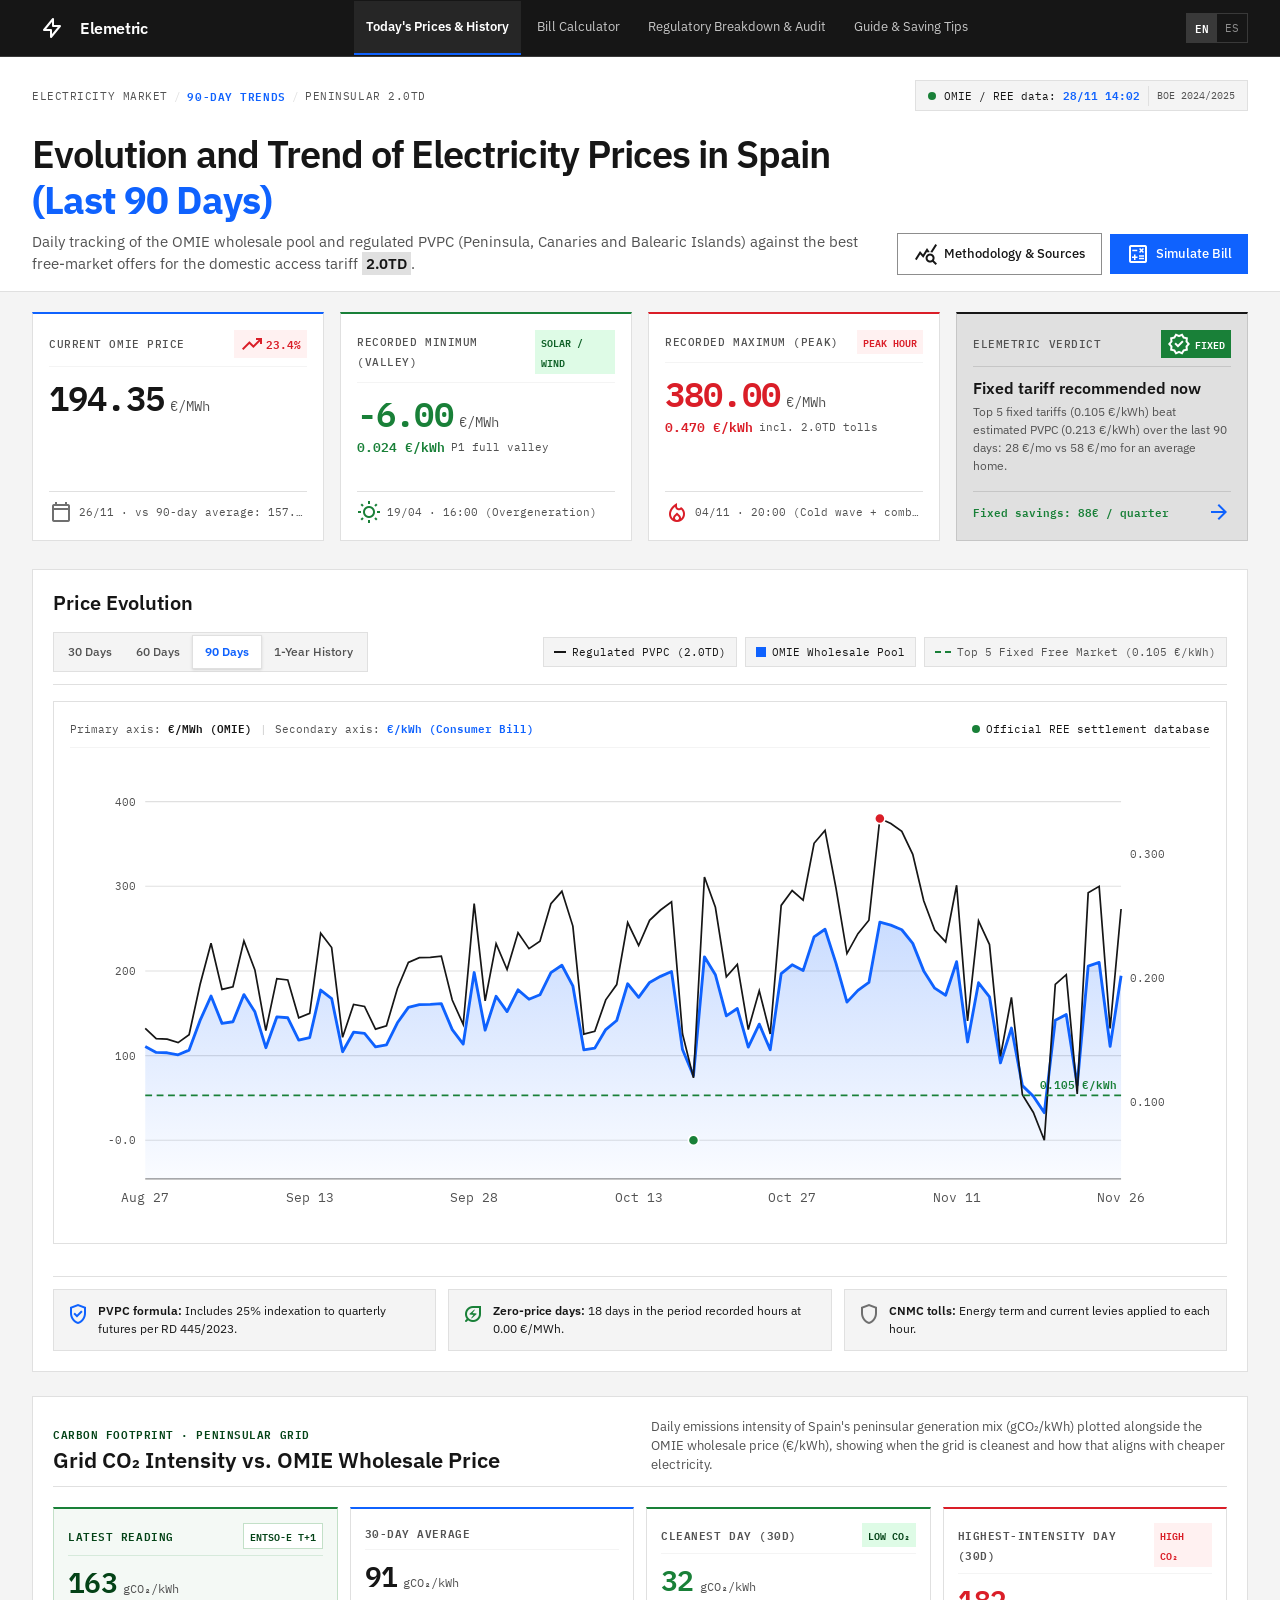
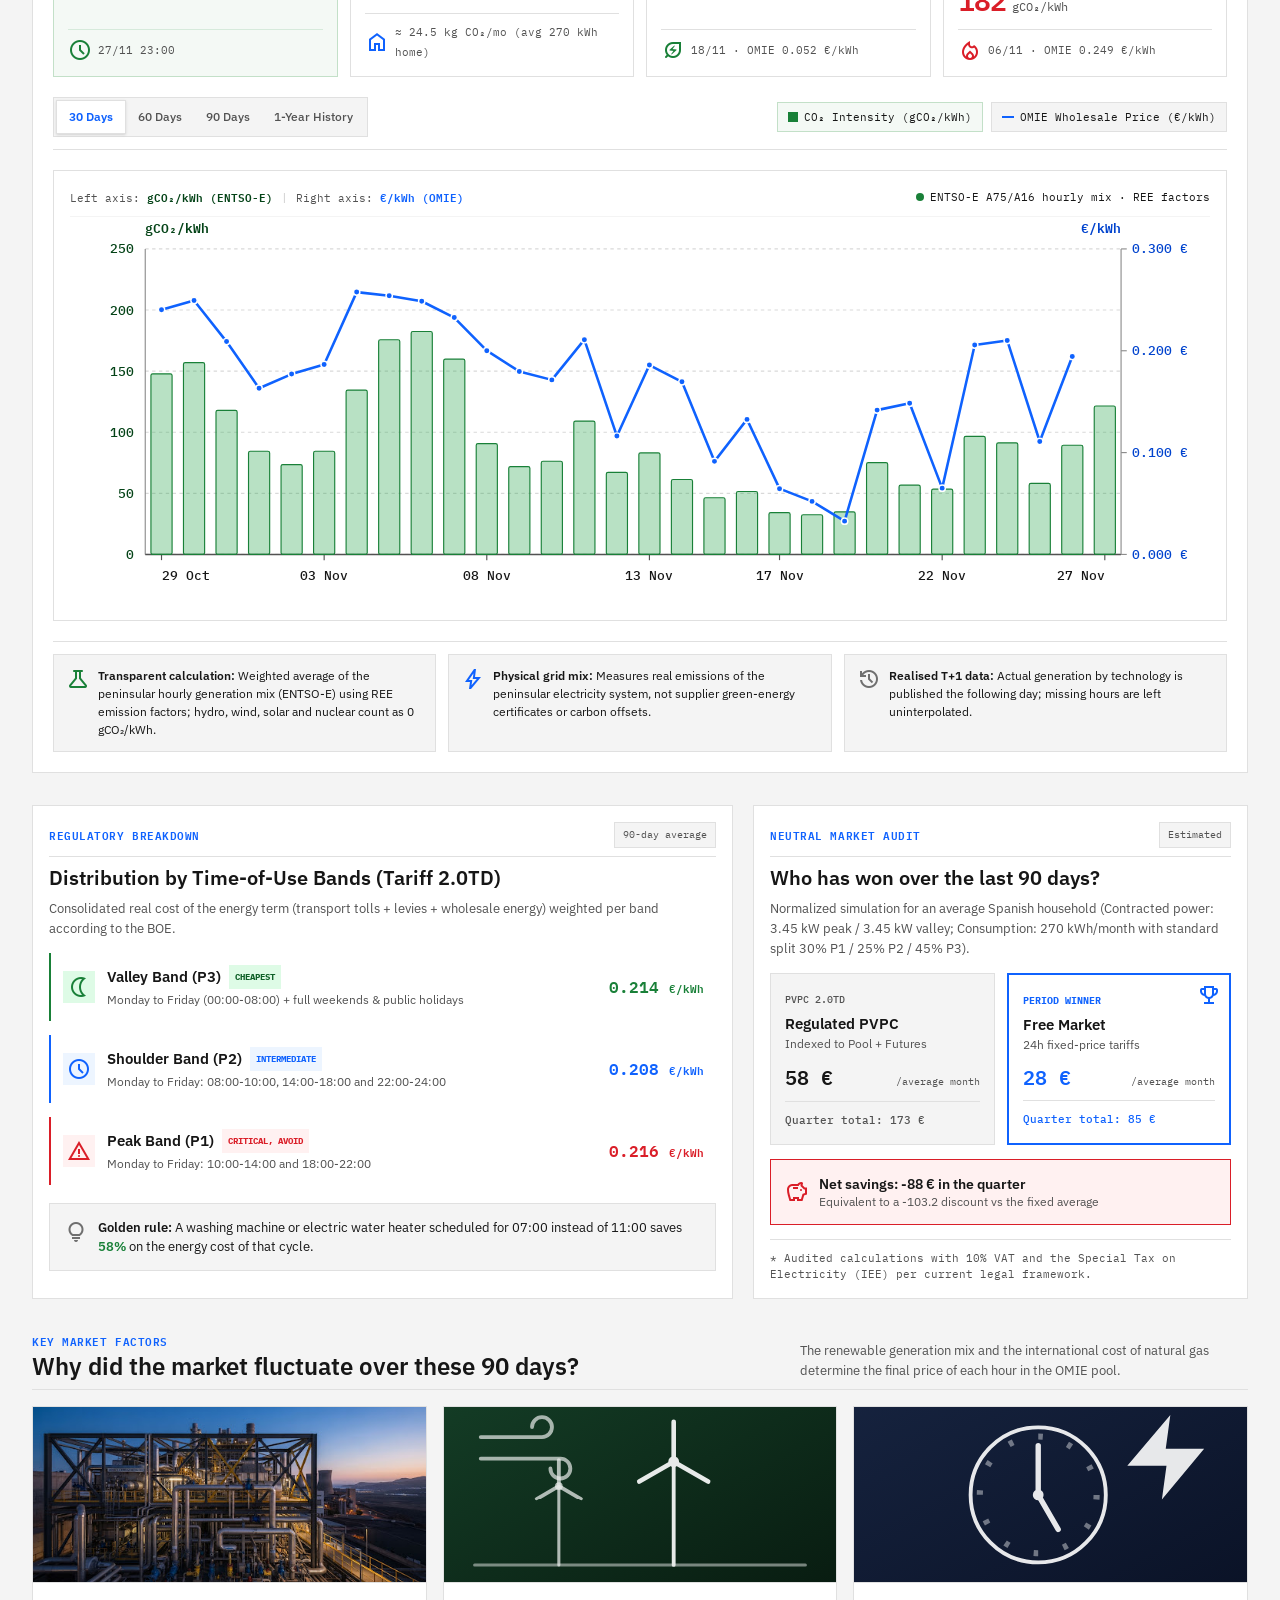
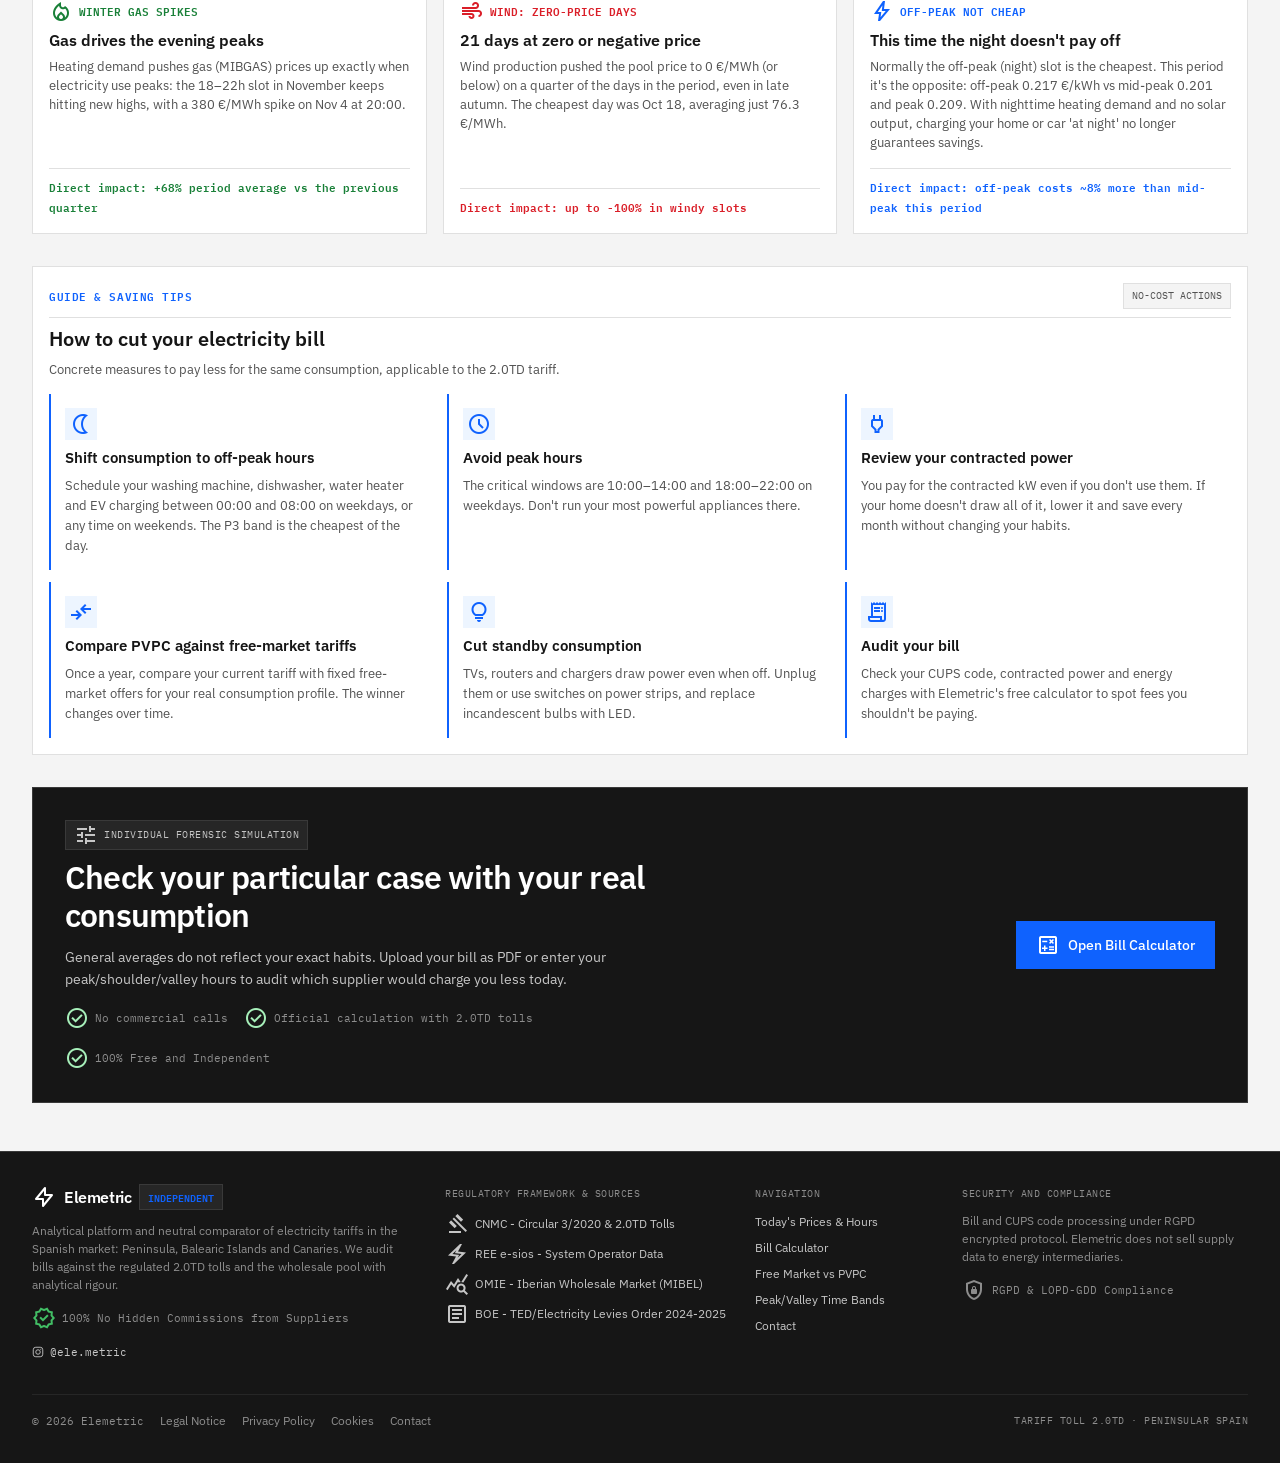
<file: en/index.html>
<!DOCTYPE html>
<html lang="en">
<head>
<meta charset="utf-8"/>
<meta name="viewport" content="width=device-width, initial-scale=1.0"/>
<title>Elemetric | Electricity Tariff Comparator in Spain</title>
<link rel="preconnect" href="https://fonts.googleapis.com"/>
<link rel="preconnect" href="https://fonts.gstatic.com" crossorigin/>
<link href="https://fonts.googleapis.com/css2?family=IBM+Plex+Mono:ital,wght@0,400;0,500;0,600;0,700;1,400&amp;family=IBM+Plex+Sans:ital,wght@0,300;0,400;0,500;0,600;0,700;1,400;1,600&amp;display=swap" rel="stylesheet"/>
<link href="https://fonts.googleapis.com/css2?family=Material+Symbols+Outlined:opsz,wght,FILL,GRAD@20..48,100..700,0..1,-50..200" rel="stylesheet"/>
<link rel="stylesheet" href="/css/main.css"/>
<link rel="icon" type="image/x-icon" href="/favicon.ico"/>
<link rel="icon" type="image/png" sizes="16x16" href="/favicon-16x16.png"/>
<link rel="icon" type="image/png" sizes="32x32" href="/favicon-32x32.png"/>
<link rel="icon" type="image/png" sizes="512x512" href="/favicon-512x512.png"/>
<link rel="icon" type="image/png" sizes="192x192" href="/favicon-192x192.png"/>
<link rel="apple-touch-icon" sizes="180x180" href="/favicon-180x180.png"/>
	<meta name="generator" content="Hugo 0.169.0">
</head>
<body class="bg-[#f4f4f4] text-on-surface font-body text-[14px] leading-[20px] antialiased selection:bg-primary-fixed selection:text-on-primary-fixed">
<header class="fixed top-0 left-0 right-0 w-full z-50 bg-[#161616] text-[#ffffff] border-b border-[#393939]"><div class="w-full px-4 lg:px-8"><div class="h-14 flex items-center justify-between gap-4"><div class="flex items-center gap-6 shrink-0"><a class="flex items-center gap-2 group" data-path="precios-hoy-historico" href="/en/">								<div class="w-10 h-10 gradient-bg rounded-lg flex items-center justify-center">
	<svg class="w-6 h-6 text-white" fill="none" stroke="currentColor" viewBox="0 0 24 24">
		<path stroke-linecap="round" stroke-linejoin="round" stroke-width="2" d="M13 10V3L4 14h7v7l9-11h-7z"></path>
	</svg>
</div><span class="font-headline text-[16px] font-semibold text-white tracking-tight">Elemetric</span></a>



<div class="hidden 2xl:flex items-center gap-2 px-2.5 py-1 bg-[#262626] border border-[#393939] font-mono text-[12px]"><span class="flex h-2 w-2 relative"><span class="animate-ping absolute inline-flex h-full w-full rounded-full bg-tertiary-fixed-dim opacity-75"></span><span class="relative inline-flex rounded-full h-2 w-2 bg-tertiary-fixed-dim"></span></span><span class="text-[#c6c6c6]">Pool PVPC:</span><span class="font-semibold text-white">0.256 €/kWh</span><span class="opacity-30">|</span><span class="text-[#c6c6c6]">OMIE:</span><span class="font-semibold text-white">194.35 €/MWh</span><span class="opacity-30">|</span><a class="inline-flex items-center gap-1.5 hover:underline" href="#intensidad-co2"><span class="text-[#c6c6c6]">Grid CO₂:</span><span class="font-semibold text-white">163 g/kWh</span></a></div>

</div><nav class="hidden xl:flex items-center gap-1"><a class="px-3 py-4 text-[13px] text-white font-semibold bg-[#262626] border-b-2 border-primary" data-path="precios-hoy-historico" href="#">Today&#39;s Prices &amp; History</a><a class="px-3 py-4 text-[13px] text-[#c6c6c6] hover:text-white hover:bg-[#262626] transition-colors border-b-2 border-transparent" data-path="calculadora-de-factura" href="https://compare.elemetric.comtom.engineering">Bill Calculator</a><a class="px-3 py-4 text-[13px] text-[#c6c6c6] hover:text-white hover:bg-[#262626] transition-colors border-b-2 border-transparent" data-path="tarifas-libres-vs-pvpc" href="#analisis-comparativo">Regulatory Breakdown &amp; Audit</a><a class="px-3 py-4 text-[13px] text-[#c6c6c6] hover:text-white hover:bg-[#262626] transition-colors border-b-2 border-transparent" data-path="guia-consejos-ahorro" href="#consejos-ahorro">Guide &amp; Saving Tips</a></nav><div class="flex items-center gap-3 shrink-0"><div class="flex items-center border border-[#393939] text-[11px] font-mono"><button class="px-2 py-1 bg-[#393939] text-white font-semibold" type="button">EN</button><a class="px-2 py-1 text-[#8d8d8d] hover:text-white transition-colors" href="/es/">ES</a></div></div></div></div></header>
<main class="w-full pt-14 bg-[#f4f4f4] min-h-[calc(100vh-56px)]"><div class="flex flex-col w-full">


<section class="w-full px-4 lg:px-8 pt-6 pb-4 bg-white border-b border-[#e0e0e0]">
<div class="max-w-[1440px] mx-auto flex flex-col gap-4">

<div class="flex flex-wrap items-center justify-between gap-3">
<nav class="flex items-center gap-1.5 font-mono text-[11px] uppercase tracking-wider text-on-surface-variant">
<a class="hover:text-primary transition-colors" href="#">ELECTRICITY MARKET</a>
<span class="text-outline-variant">/</span>
<span class="text-primary font-semibold">90-DAY TRENDS</span>
<span class="text-outline-variant">/</span>
<span class="text-on-surface-variant">PENINSULAR 2.0TD</span>
</nav>



<div class="flex items-center gap-2 bg-[#f4f4f4] border border-[#e0e0e0] px-3 py-1 text-[12px]">
<span class="inline-block w-2 h-2 rounded-full bg-tertiary animate-pulse"></span>
<span class="font-mono text-[11px] text-on-surface">OMIE / REE data: <strong class="text-primary font-semibold">28/11 14:02</strong></span>
<span class="border-l border-[#e0e0e0] pl-2 font-mono text-[10px] text-on-surface-variant">BOE 2024/2025</span>
</div>


</div>

<div class="flex flex-col lg:flex-row lg:items-end justify-between gap-4 pt-1">
<div class="max-w-4xl">
<h1 class="font-headline text-[32px] md:text-[38px] leading-[42px] md:leading-[46px] text-on-surface font-semibold tracking-tight">Evolution and Trend of Electricity Prices in Spain <span class="text-primary font-bold">(Last 90 Days)</span></h1>
<p class="text-[15px] leading-[22px] text-on-surface-variant mt-2">Daily tracking of the OMIE wholesale pool and regulated PVPC (Peninsula, Canaries and Balearic Islands) against the best free-market offers for the domestic access tariff <span class="font-semibold text-on-surface bg-[#e0e0e0] px-1 py-0.5">2.0TD</span>.</p>
</div>
<div class="flex items-center gap-2 shrink-0">
<a class="inline-flex items-center gap-1.5 px-4 py-2 border border-[#8d8d8d] bg-white hover:bg-[#f4f4f4] text-on-surface text-[13px] font-medium transition-colors" href="#analisis-comparativo">
<span class="material-symbols-outlined text-[16px]">query_stats</span>
Methodology &amp; Sources
</a>
<a class="inline-flex items-center gap-1.5 px-4 py-2 bg-primary hover:bg-[#0353e9] text-white text-[13px] font-medium transition-colors" href="https://compare.elemetric.comtom.engineering">
<span class="material-symbols-outlined text-[16px]">calculate</span>
Simulate Bill
</a>
</div>
</div>
</div>
</section>


<section class="w-full px-4 lg:px-8 py-5">





<div class="max-w-[1440px] mx-auto grid grid-cols-1 md:grid-cols-2 xl:grid-cols-4 gap-4">

<div class="bg-white border border-[#e0e0e0] p-4 flex flex-col justify-between border-t-2 border-t-primary">
<div>
<div class="flex items-center justify-between pb-2 border-b border-[#f4f4f4]">
<span class="font-mono text-[11px] uppercase text-on-surface-variant font-medium tracking-wider">Current OMIE price</span>


<span class="inline-flex items-center gap-0.5 px-1.5 py-0.5 font-mono text-[11px] bg-error-container text-error font-semibold">
<span class="material-symbols-outlined text-[13px]">trending_up</span>
23.4%
</span>

</div>
<div class="mt-3 flex items-baseline gap-1.5">
<span class="font-mono text-[34px] leading-[38px] text-on-surface font-semibold tracking-tight">194.35</span>
<span class="font-mono text-[14px] text-on-surface-variant">€/MWh</span>
</div>
</div>
<div class="mt-4 pt-2 border-t border-[#e0e0e0] text-on-surface-variant font-mono text-[11px] flex items-center gap-1.5">
<span class="material-symbols-outlined text-[15px] text-secondary">calendar_today</span>
<span class="truncate">26/11 · vs 90-day average: 157.46 €/MWh</span>
</div>
</div>


<div class="bg-white border border-[#e0e0e0] p-4 flex flex-col justify-between border-t-2 border-t-tertiary">
<div>
<div class="flex items-center justify-between pb-2 border-b border-[#f4f4f4]">
<span class="font-mono text-[11px] uppercase text-on-surface-variant font-medium tracking-wider">RECORDED MINIMUM (VALLEY)</span>
<span class="inline-flex items-center px-1.5 py-0.5 font-mono text-[10px] bg-[#defbe6] text-[#0e6027] font-semibold">SOLAR / WIND</span>
</div>
<div class="mt-3 flex items-baseline gap-1.5">
<span class="font-mono text-[34px] leading-[38px] text-tertiary font-semibold tracking-tight">-6.00</span>
<span class="font-mono text-[14px] text-on-surface-variant">€/MWh</span>
</div>

<div class="mt-1 flex items-center gap-1.5 font-mono text-[13px] text-tertiary font-semibold">
<span>0.024 €/kWh</span>
<span class="text-on-surface-variant font-normal text-[11px]">P1 full valley</span>
</div>

</div>
<div class="mt-4 pt-2 border-t border-[#e0e0e0] text-on-surface-variant font-mono text-[11px] flex items-center gap-1.5">
<span class="material-symbols-outlined text-[15px] text-tertiary">wb_sunny</span>
<span class="truncate">19/04 · 16:00 (Overgeneration)</span>
</div>
</div>


<div class="bg-white border border-[#e0e0e0] p-4 flex flex-col justify-between border-t-2 border-t-error">
<div>
<div class="flex items-center justify-between pb-2 border-b border-[#f4f4f4]">
<span class="font-mono text-[11px] uppercase text-on-surface-variant font-medium tracking-wider">RECORDED MAXIMUM (PEAK)</span>
<span class="inline-flex items-center px-1.5 py-0.5 font-mono text-[10px] bg-error-container text-error font-semibold">PEAK HOUR</span>
</div>
<div class="mt-3 flex items-baseline gap-1.5">
<span class="font-mono text-[34px] leading-[38px] text-error font-semibold tracking-tight">380.00</span>
<span class="font-mono text-[14px] text-on-surface-variant">€/MWh</span>
</div>

<div class="mt-1 flex items-center gap-1.5 font-mono text-[13px] text-error font-semibold">
<span>0.470 €/kWh</span>
<span class="text-on-surface-variant font-normal text-[11px]">incl. 2.0TD tolls</span>
</div>

</div>
<div class="mt-4 pt-2 border-t border-[#e0e0e0] text-on-surface-variant font-mono text-[11px] flex items-center gap-1.5">
<span class="material-symbols-outlined text-[15px] text-error">local_fire_department</span>
<span class="truncate">04/11 · 20:00 (Cold wave &#43; combined cycle)</span>
</div>
</div>










  
  
  
  
    
  


<div class="bg-[#e0e0e0] border border-[#c6c6c6] p-4 flex flex-col justify-between border-t-2 border-t-on-surface">
<div>
<div class="flex items-center justify-between pb-2 border-b border-[#c6c6c6]">
<span class="font-mono text-[11px] uppercase text-on-surface-variant font-medium tracking-wider">ELEMETRIC VERDICT</span>
<span class="inline-flex items-center gap-1 px-1.5 py-0.5 font-mono text-[10px] bg-tertiary text-white font-semibold">
<span class="material-symbols-outlined text-[11px]">verified</span> FIXED
</span>
</div>
<div class="mt-2.5">
<h2 class="font-headline text-[16px] leading-[22px] text-on-surface font-semibold">Fixed tariff recommended now</h2>
<p class="text-[12px] leading-[18px] text-on-surface-variant mt-1">Top 5 fixed tariffs (0.105 €/kWh) beat estimated PVPC (0.213 €/kWh) over the last 90 days: 28 €/mo vs 58 €/mo for an average home.</p>
</div>
</div>
<div class="mt-4 pt-2 border-t border-[#c6c6c6] flex items-center justify-between"><span class="font-mono text-[11px] text-tertiary font-semibold">Fixed savings: 88€ / quarter</span>
<span class="material-symbols-outlined text-primary text-[18px]">arrow_forward</span>
</div>
</div>
</div>
</section>


<section class="w-full px-4 lg:px-8 py-2">






<div class="max-w-[1440px] mx-auto bg-white border border-[#e0e0e0] p-5 flex flex-col gap-4">
<h2 class="font-headline text-[20px] leading-[26px] text-on-surface font-semibold">Price Evolution</h2>

<div class="flex flex-col lg:flex-row lg:items-center justify-between gap-3 pb-3 border-b border-[#e0e0e0]">

<div class="flex flex-wrap items-center bg-[#f4f4f4] border border-[#e0e0e0] p-0.5">
<button class="px-3 py-1.5 text-[12px] font-medium text-on-surface-variant hover:text-on-surface transition-colors" type="button" data-range="30">30 Days</button>
<button class="px-3 py-1.5 text-[12px] font-medium text-on-surface-variant hover:text-on-surface transition-colors" type="button" data-range="60">60 Days</button>
<button class="px-3 py-1.5 text-[12px] font-semibold bg-white text-primary border border-[#e0e0e0] shadow-sm" type="button" data-range="90">90 Days</button>
<button class="px-3 py-1.5 text-[12px] font-medium text-on-surface-variant hover:text-on-surface transition-colors" type="button" data-range="365">1-Year History</button>
</div>

<div class="flex flex-wrap items-center gap-2 font-mono text-[11px]">
<div class="flex items-center gap-1.5 px-2.5 py-1 bg-[#f4f4f4] border border-[#e0e0e0] text-on-surface">
<span class="w-3 h-0.5 bg-[#161616]"></span>
<span>Regulated PVPC (2.0TD)</span>
</div>
<div class="flex items-center gap-1.5 px-2.5 py-1 bg-[#f4f4f4] border border-[#e0e0e0] text-on-surface">
<span class="w-2.5 h-2.5 bg-primary"></span>
<span>OMIE Wholesale Pool</span>
</div>
<div class="flex items-center gap-1.5 px-2.5 py-1 bg-[#f4f4f4] border border-[#e0e0e0] text-on-surface-variant">
<span class="w-4 border-t-2 border-dashed border-tertiary"></span>
<span>Top 5 Fixed Free Market (0.105 €/kWh)</span>
</div>
</div>
</div>

<div class="relative w-full overflow-hidden bg-white border border-[#e0e0e0] p-4">

<div class="flex items-center justify-between font-mono text-[11px] text-on-surface-variant pb-2 border-b border-[#f4f4f4]">
<div class="flex items-center gap-2">
<span>Primary axis: <strong class="text-on-surface font-semibold">€/MWh (OMIE)</strong></span>
<span class="text-[#c6c6c6]">|</span>
<span>Secondary axis: <strong class="text-primary font-semibold">€/kWh (Consumer Bill)</strong></span>
</div>
<div class="flex items-center gap-1.5">
<span class="inline-block w-2 h-2 rounded-full bg-tertiary"></span>
<span class="text-on-surface">Official REE settlement database</span>
</div>
</div>

<div id="omie-chart" data-report="/data/report_en.json"></div>
</div>

<div class="mt-4 pt-3 border-t border-[#e0e0e0] grid grid-cols-1 md:grid-cols-3 gap-3">
<div class="flex items-start gap-2 bg-[#f4f4f4] p-3 border border-[#e0e0e0]">
<span class="material-symbols-outlined text-primary text-[18px] shrink-0">verified_user</span>
<p class="text-[12px] leading-[18px] text-on-surface"><strong class="font-semibold text-on-surface">PVPC formula:</strong> Includes 25% indexation to quarterly futures per RD 445/2023.</p>
</div>
<div class="flex items-start gap-2 bg-[#f4f4f4] p-3 border border-[#e0e0e0]">
<span class="material-symbols-outlined text-tertiary text-[18px] shrink-0">energy_savings_leaf</span>
<p class="text-[12px] leading-[18px] text-on-surface"><strong class="font-semibold text-on-surface">Zero-price days:</strong> 18 days in the period recorded hours at 0.00 €/MWh.</p>
</div>
<div class="flex items-start gap-2 bg-[#f4f4f4] p-3 border border-[#e0e0e0]">
<span class="material-symbols-outlined text-secondary text-[18px] shrink-0">shield</span>
<p class="text-[12px] leading-[18px] text-on-surface"><strong class="font-semibold text-on-surface">CNMC tolls:</strong> Energy term and current levies applied to each hour.</p>
</div>
</div>
</div>
<script src="/js/chart.js" defer></script>
</section>





<section class="w-full px-4 lg:px-8 py-4" id="intensidad-co2">
<div class="max-w-[1440px] mx-auto bg-white border border-[#e0e0e0] p-5 flex flex-col gap-5">

<div class="flex flex-col lg:flex-row lg:items-end justify-between gap-2 pb-3 border-b border-[#e0e0e0]">
<div>
<span class="font-mono text-[11px] uppercase text-[#044317] font-semibold tracking-wider">CARBON FOOTPRINT · PENINSULAR GRID</span>
<h2 class="font-headline text-[22px] leading-[28px] text-on-surface font-semibold mt-0.5">Grid CO₂ Intensity vs. OMIE Wholesale Price</h2>
</div>
<p class="text-[13px] leading-[19px] text-on-surface-variant max-w-xl">Daily emissions intensity of Spain&#39;s peninsular generation mix (gCO₂/kWh) plotted alongside the OMIE wholesale price (€/kWh), showing when the grid is cleanest and how that aligns with cheaper electricity.</p>
</div>

<div class="grid grid-cols-1 sm:grid-cols-2 xl:grid-cols-4 gap-3">

<div class="bg-[#f4f9f5] border border-[#c3e0c8] p-3.5 flex flex-col justify-between border-t-2 border-t-[#198038]">
<div>
<div class="flex items-center justify-between pb-1.5 border-b border-[#d6eadb]">
<span class="font-mono text-[11px] uppercase text-[#044317] font-semibold tracking-wider">LATEST READING</span>
<span class="px-1.5 py-0.5 font-mono text-[10px] bg-white border border-[#c3e0c8] text-[#044317] font-semibold">ENTSO-E T&#43;1</span>
</div>
<div class="mt-2.5 flex items-baseline gap-1.5">
<span class="font-mono text-[28px] leading-[32px] text-[#044317] font-semibold tracking-tight">163</span>
<span class="font-mono text-[12px] text-on-surface-variant">gCO₂/kWh</span>
</div>
</div>
<div class="mt-3 pt-2 border-t border-[#d6eadb] text-on-surface-variant font-mono text-[11px] flex items-center gap-1.5">
<span class="material-symbols-outlined text-[14px] text-[#198038]">schedule</span>
<span>27/11 23:00</span>
</div>
</div>

<div class="bg-white border border-[#e0e0e0] p-3.5 flex flex-col justify-between border-t-2 border-t-primary">
<div>
<div class="flex items-center justify-between pb-1.5 border-b border-[#f4f4f4]">
<span class="font-mono text-[11px] uppercase text-on-surface-variant font-semibold tracking-wider">30-DAY AVERAGE</span>
</div>
<div class="mt-2.5 flex items-baseline gap-1.5">
<span class="font-mono text-[28px] leading-[32px] text-on-surface font-semibold tracking-tight">91</span>
<span class="font-mono text-[12px] text-on-surface-variant">gCO₂/kWh</span>
</div>
</div>
<div class="mt-3 pt-2 border-t border-[#e0e0e0] text-on-surface-variant font-mono text-[11px] flex items-center gap-1.5">
<span class="material-symbols-outlined text-[14px] text-primary">home</span>
<span>≈ 24.5 kg CO₂/mo (avg 270 kWh home)</span>
</div>
</div>


<div class="bg-white border border-[#e0e0e0] p-3.5 flex flex-col justify-between border-t-2 border-t-tertiary">
<div>
<div class="flex items-center justify-between pb-1.5 border-b border-[#f4f4f4]">
<span class="font-mono text-[11px] uppercase text-on-surface-variant font-semibold tracking-wider">CLEANEST DAY (30D)</span>
<span class="px-1.5 py-0.5 font-mono text-[10px] bg-[#defbe6] text-[#044317] font-semibold">LOW CO₂</span>
</div>
<div class="mt-2.5 flex items-baseline gap-1.5">
<span class="font-mono text-[28px] leading-[32px] text-tertiary font-semibold tracking-tight">32</span>
<span class="font-mono text-[12px] text-on-surface-variant">gCO₂/kWh</span>
</div>
</div>
<div class="mt-3 pt-2 border-t border-[#e0e0e0] text-on-surface-variant font-mono text-[11px] flex items-center gap-1.5">
<span class="material-symbols-outlined text-[14px] text-tertiary">energy_savings_leaf</span>
<span class="truncate">18/11 · OMIE 0.052 €/kWh</span>
</div>
</div>


<div class="bg-white border border-[#e0e0e0] p-3.5 flex flex-col justify-between border-t-2 border-t-error">
<div>
<div class="flex items-center justify-between pb-1.5 border-b border-[#f4f4f4]">
<span class="font-mono text-[11px] uppercase text-on-surface-variant font-semibold tracking-wider">HIGHEST-INTENSITY DAY (30D)</span>
<span class="px-1.5 py-0.5 font-mono text-[10px] bg-error-container text-error font-semibold">HIGH CO₂</span>
</div>
<div class="mt-2.5 flex items-baseline gap-1.5">
<span class="font-mono text-[28px] leading-[32px] text-error font-semibold tracking-tight">182</span>
<span class="font-mono text-[12px] text-on-surface-variant">gCO₂/kWh</span>
</div>
</div>
<div class="mt-3 pt-2 border-t border-[#e0e0e0] text-on-surface-variant font-mono text-[11px] flex items-center gap-1.5">
<span class="material-symbols-outlined text-[14px] text-error">local_fire_department</span>
<span class="truncate">06/11 · OMIE 0.249 €/kWh</span>
</div>
</div>
</div>

<div class="flex flex-col lg:flex-row lg:items-center justify-between gap-3 pb-3 border-b border-[#e0e0e0]">
<div class="flex flex-wrap items-center bg-[#f4f4f4] border border-[#e0e0e0] p-0.5">
<button class="px-3 py-1.5 text-[12px] font-semibold bg-white text-primary border border-[#e0e0e0] shadow-sm" type="button" data-carbon-range="30">30 Days</button>
<button class="px-3 py-1.5 text-[12px] font-medium text-on-surface-variant hover:text-on-surface transition-colors" type="button" data-carbon-range="60">60 Days</button>
<button class="px-3 py-1.5 text-[12px] font-medium text-on-surface-variant hover:text-on-surface transition-colors" type="button" data-carbon-range="90">90 Days</button>
<button class="px-3 py-1.5 text-[12px] font-medium text-on-surface-variant hover:text-on-surface transition-colors" type="button" data-carbon-range="365">1-Year History</button>
</div>

<div class="flex flex-wrap items-center gap-2 font-mono text-[11px]">
<div class="flex items-center gap-1.5 px-2.5 py-1 bg-[#f4f9f5] border border-[#c3e0c8] text-on-surface">
<span class="w-2.5 h-2.5 bg-[#198038]"></span>
<span>CO₂ Intensity (gCO₂/kWh)</span>
</div>
<div class="flex items-center gap-1.5 px-2.5 py-1 bg-[#f4f4f4] border border-[#e0e0e0] text-on-surface">
<span class="w-3 h-0.5 bg-primary"></span>
<span>OMIE Wholesale Price (€/kWh)</span>
</div>
</div>
</div>

<div class="relative w-full overflow-hidden bg-white border border-[#e0e0e0] p-4">
<div class="flex flex-wrap items-center justify-between gap-2 font-mono text-[11px] text-on-surface-variant pb-2 border-b border-[#f4f4f4]">
<div class="flex flex-wrap items-center gap-2">
<span>Left axis: <strong class="text-[#044317] font-semibold">gCO₂/kWh (ENTSO-E)</strong></span>
<span class="text-[#c6c6c6]">|</span>
<span>Right axis: <strong class="text-primary font-semibold">€/kWh (OMIE)</strong></span>
</div>
<div class="flex items-center gap-1.5">
<span class="inline-block w-2 h-2 rounded-full bg-tertiary"></span>
<span class="text-on-surface">ENTSO-E A75/A16 hourly mix · REE factors</span>
</div>
</div>
<div id="carbon-chart"></div>
</div>

<div class="pt-3 border-t border-[#e0e0e0] grid grid-cols-1 md:grid-cols-3 gap-3">
<div class="flex items-start gap-2 bg-[#f4f4f4] p-3 border border-[#e0e0e0]">
<span class="material-symbols-outlined text-tertiary text-[18px] shrink-0">science</span>
<p class="text-[12px] leading-[18px] text-on-surface"><strong class="font-semibold text-on-surface">Transparent calculation:</strong> Weighted average of the peninsular hourly generation mix (ENTSO-E) using REE emission factors; hydro, wind, solar and nuclear count as 0 gCO₂/kWh.</p>
</div>
<div class="flex items-start gap-2 bg-[#f4f4f4] p-3 border border-[#e0e0e0]">
<span class="material-symbols-outlined text-primary text-[18px] shrink-0">bolt</span>
<p class="text-[12px] leading-[18px] text-on-surface"><strong class="font-semibold text-on-surface">Physical grid mix:</strong> Measures real emissions of the peninsular electricity system, not supplier green-energy certificates or carbon offsets.</p>
</div>
<div class="flex items-start gap-2 bg-[#f4f4f4] p-3 border border-[#e0e0e0]">
<span class="material-symbols-outlined text-secondary text-[18px] shrink-0">history</span>
<p class="text-[12px] leading-[18px] text-on-surface"><strong class="font-semibold text-on-surface">Realised T&#43;1 data:</strong> Actual generation by technology is published the following day; missing hours are left uninterpolated.</p>
</div>
</div>
</div>
<script src="/js/carbon-chart.js" defer></script>
</section>



<section class="w-full px-4 lg:px-8 py-4" id="analisis-comparativo">



<div class="max-w-[1440px] mx-auto grid grid-cols-1 lg:grid-cols-12 gap-5">

<div class="bg-white border border-[#e0e0e0] p-4 flex flex-col gap-3.5 lg:col-span-7">
<div class="flex items-center justify-between pb-2 border-b border-[#e0e0e0]">
<span class="font-mono text-[11px] uppercase text-primary font-semibold tracking-wider">REGULATORY BREAKDOWN</span>
<span class="inline-flex items-center px-2 py-0.5 font-mono text-[10px] bg-[#f4f4f4] border border-[#e0e0e0] text-on-surface-variant">90-day average</span>
</div>
<h2 class="font-headline text-[20px] leading-[26px] text-on-surface font-semibold -mt-1.5">Distribution by Time-of-Use Bands (Tariff 2.0TD)</h2>
<p class="text-[13px] leading-[20px] text-on-surface-variant -mt-1.5">Consolidated real cost of the energy term (transport tolls &#43; levies &#43; wholesale energy) weighted per band according to the BOE.</p>



<div class="flex items-center justify-between p-3 border-l-2 border-l-tertiary bg-white">
<div class="flex items-center gap-3">
<span class="w-8 h-8 flex items-center justify-center shrink-0 bg-[#defbe6] text-tertiary">
<span class="material-symbols-outlined text-[18px]">nightlight</span>
</span>
<div>
<h4 class="font-headline text-[15px] leading-[20px] text-on-surface font-semibold flex items-center gap-2">
Valley Band (P3) <span class="inline-flex items-center px-1.5 py-0.5 font-mono text-[9px] bg-[#defbe6] text-[#0e6027] font-bold uppercase">Cheapest</span>
</h4>
<span class="text-[12px] leading-[18px] text-on-surface-variant">Monday to Friday (00:00-08:00) &#43; full weekends &amp; public holidays</span>
</div>
</div>
<div class="text-right">
<span class="block font-mono text-[16px] leading-[20px] text-tertiary font-semibold">0.214 <span class="text-[11px]">€/kWh</span></span>


</div>
</div>

<div class="flex items-center justify-between p-3 border-l-2 border-l-primary bg-white">
<div class="flex items-center gap-3">
<span class="w-8 h-8 flex items-center justify-center shrink-0 bg-[#edf5ff] text-primary">
<span class="material-symbols-outlined text-[18px]">schedule</span>
</span>
<div>
<h4 class="font-headline text-[15px] leading-[20px] text-on-surface font-semibold flex items-center gap-2">
Shoulder Band (P2) <span class="inline-flex items-center px-1.5 py-0.5 font-mono text-[9px] bg-[#edf5ff] text-primary font-bold uppercase">Intermediate</span>
</h4>
<span class="text-[12px] leading-[18px] text-on-surface-variant">Monday to Friday: 08:00-10:00, 14:00-18:00 and 22:00-24:00</span>
</div>
</div>
<div class="text-right">
<span class="block font-mono text-[16px] leading-[20px] text-primary font-semibold">0.208 <span class="text-[11px]">€/kWh</span></span>


</div>
</div>

<div class="flex items-center justify-between p-3 border-l-2 border-l-error bg-white">
<div class="flex items-center gap-3">
<span class="w-8 h-8 flex items-center justify-center shrink-0 bg-error-container text-error">
<span class="material-symbols-outlined text-[18px]">warning</span>
</span>
<div>
<h4 class="font-headline text-[15px] leading-[20px] text-on-surface font-semibold flex items-center gap-2">
Peak Band (P1) <span class="inline-flex items-center px-1.5 py-0.5 font-mono text-[9px] bg-error-container text-error font-bold uppercase">Critical, Avoid</span>
</h4>
<span class="text-[12px] leading-[18px] text-on-surface-variant">Monday to Friday: 10:00-14:00 and 18:00-22:00</span>
</div>
</div>
<div class="text-right">
<span class="block font-mono text-[16px] leading-[20px] text-error font-semibold">0.216 <span class="text-[11px]">€/kWh</span></span>


</div>
</div>


<div class="mt-1 p-3.5 bg-[#f4f4f4] border border-[#e0e0e0] flex items-start gap-2.5">
<span class="material-symbols-outlined text-secondary text-[18px] shrink-0 mt-0.5">lightbulb</span>
<p class="text-[13px] leading-[19px] text-on-surface"><strong class="font-semibold">Golden rule:</strong> A washing machine or electric water heater scheduled for 07:00 instead of 11:00 saves <strong class="font-semibold text-tertiary">58%</strong> on the energy cost of that cycle.</p>
</div>
</div>



<div class="bg-white border border-[#e0e0e0] p-4 flex flex-col gap-3.5 lg:col-span-5 h-full">
<div class="flex items-center justify-between pb-2 border-b border-[#e0e0e0]">
<span class="font-mono text-[11px] uppercase text-primary font-semibold tracking-wider">NEUTRAL MARKET AUDIT</span>
<span class="inline-flex items-center px-2 py-0.5 font-mono text-[10px] bg-[#f4f4f4] border border-[#e0e0e0] text-on-surface-variant">Estimated</span>
</div>
<h2 class="font-headline text-[20px] leading-[26px] text-on-surface font-semibold -mt-1.5">Who has won over the last 90 days?</h2>
<p class="text-[13px] leading-[20px] text-on-surface-variant -mt-1.5">Normalized simulation for an average Spanish household (Contracted power: 3.45 kW peak / 3.45 kW valley; Consumption: 270 kWh/month with standard split 30% P1 / 25% P2 / 45% P3).</p>

<div class="grid grid-cols-2 gap-3">

<div class="p-3.5 bg-[#f4f4f4] border border-[#e0e0e0] flex flex-col justify-between">

<div>
<span class="font-mono text-[10px] uppercase text-on-surface-variant font-medium">PVPC 2.0TD</span>
<h3 class="font-headline text-[15px] leading-[20px] text-on-surface font-semibold mt-1">Regulated PVPC</h3>
<p class="text-[12px] leading-[16px] text-on-surface-variant mt-0.5">Indexed to Pool &#43; Futures</p>
</div>
<div class="mt-3 flex items-baseline justify-between">
<span class="font-mono text-[20px] leading-[24px] text-on-surface font-semibold">58 €</span>
<span class="font-mono text-[10px] text-on-surface-variant">/average month</span>
</div>
<div class="mt-2 pt-2 border-t border-[#e0e0e0] font-mono text-[11px] text-on-surface-variant font-medium">Quarter total: 173 €</div>
</div>

<div class="p-3.5 bg-white border-2 border-primary flex flex-col justify-between relative">
<div class="absolute top-2 right-2"><span class="material-symbols-outlined text-primary text-[18px]">emoji_events</span></div>
<div>
<span class="font-mono text-[10px] uppercase text-primary font-bold">PERIOD WINNER</span>
<h3 class="font-headline text-[15px] leading-[20px] text-on-surface font-semibold mt-1">Free Market</h3>
<p class="text-[12px] leading-[16px] text-on-surface-variant mt-0.5">24h fixed-price tariffs</p>
</div>
<div class="mt-3 flex items-baseline justify-between">
<span class="font-mono text-[20px] leading-[24px] text-primary font-semibold">28 €</span>
<span class="font-mono text-[10px] text-on-surface-variant">/average month</span>
</div>
<div class="mt-2 pt-2 border-t border-[#e0e0e0] font-mono text-[11px] text-primary font-medium">Quarter total: 85 €</div>
</div>
</div>



<div class="p-3.5 bg-error-container border border-[#da1e28] flex items-center justify-between">
<div class="flex items-center gap-2.5">
<span class="material-symbols-outlined text-error text-[22px] shrink-0">savings</span>
<div>
<span class="font-headline text-[14px] leading-[19px] text-on-surface font-semibold">Net savings: -88 € in the quarter</span>
<span class="text-[12px] leading-[16px] text-on-surface-variant block">Equivalent to a -103.2 discount vs the fixed average</span>
</div>
</div>
</div>


<p class="text-[11px] leading-[16px] text-on-surface-variant font-mono border-t border-[#e0e0e0] pt-2.5">* Audited calculations with 10% VAT and the Special Tax on Electricity (IEE) per current legal framework.</p>
</div>
</div>
</section>






<section class="w-full px-4 lg:px-8 py-4">
<div class="max-w-[1440px] mx-auto flex flex-col gap-4">
<div class="flex flex-col md:flex-row md:items-end justify-between gap-2 pb-2 border-b border-[#e0e0e0]">
<div>
<span class="font-mono text-[11px] uppercase text-primary font-semibold tracking-wider">KEY MARKET FACTORS</span>
<h2 class="font-headline text-[24px] leading-[30px] text-on-surface font-semibold">Why did the market fluctuate over these 90 days?</h2>
</div>
<p class="text-[13px] leading-[20px] text-on-surface-variant max-w-md">The renewable generation mix and the international cost of natural gas determine the final price of each hour in the OMIE pool.</p>
</div>
<div class="grid grid-cols-1 md:grid-cols-3 gap-4">





<div class="bg-white border border-[#e0e0e0] flex flex-col">

<div class="w-full h-44 border-b border-[#e0e0e0] bg-cover bg-center" style="background-image: url('/img/factors/local_fire_department.jpg')"></div>

<div class="p-4 flex-1 flex flex-col justify-between">
<div>
<div class="flex items-center gap-1.5 text-tertiary font-mono text-[11px] font-semibold">
<span class="material-symbols-outlined text-[15px]">local_fire_department</span>
<span>WINTER GAS SPIKES</span>
</div>
<h3 class="font-headline text-[16px] leading-[22px] text-on-surface font-semibold mt-1.5">Gas drives the evening peaks</h3>
<p class="text-[13px] leading-[19px] text-on-surface-variant mt-1.5">Heating demand pushes gas (MIBGAS) prices up exactly when electricity use peaks: the 18–22h slot in November keeps hitting new highs, with a 380 €/MWh spike on Nov 4 at 20:00.</p>
</div>
<div class="mt-4 pt-2 border-t border-[#e0e0e0] font-mono text-[11px] text-tertiary font-semibold">Direct impact: &#43;68% period average vs the previous quarter</div>
</div>
</div>


<div class="bg-white border border-[#e0e0e0] flex flex-col">

<div class="w-full h-44 border-b border-[#e0e0e0] bg-cover bg-center" style="background-image: url('/img/factors/air.svg')"></div>

<div class="p-4 flex-1 flex flex-col justify-between">
<div>
<div class="flex items-center gap-1.5 text-error font-mono text-[11px] font-semibold">
<span class="material-symbols-outlined text-[15px]">air</span>
<span>WIND: ZERO-PRICE DAYS</span>
</div>
<h3 class="font-headline text-[16px] leading-[22px] text-on-surface font-semibold mt-1.5">21 days at zero or negative price</h3>
<p class="text-[13px] leading-[19px] text-on-surface-variant mt-1.5">Wind production pushed the pool price to 0 €/MWh (or below) on a quarter of the days in the period, even in late autumn. The cheapest day was Oct 18, averaging just 76.3 €/MWh.</p>
</div>
<div class="mt-4 pt-2 border-t border-[#e0e0e0] font-mono text-[11px] text-error font-semibold">Direct impact: up to -100% in windy slots</div>
</div>
</div>


<div class="bg-white border border-[#e0e0e0] flex flex-col">

<div class="w-full h-44 border-b border-[#e0e0e0] bg-cover bg-center" style="background-image: url('/img/factors/bolt.svg')"></div>

<div class="p-4 flex-1 flex flex-col justify-between">
<div>
<div class="flex items-center gap-1.5 text-primary font-mono text-[11px] font-semibold">
<span class="material-symbols-outlined text-[15px]">bolt</span>
<span>OFF-PEAK NOT CHEAP</span>
</div>
<h3 class="font-headline text-[16px] leading-[22px] text-on-surface font-semibold mt-1.5">This time the night doesn&#39;t pay off</h3>
<p class="text-[13px] leading-[19px] text-on-surface-variant mt-1.5">Normally the off-peak (night) slot is the cheapest. This period it&#39;s the opposite: off-peak 0.217 €/kWh vs mid-peak 0.201 and peak 0.209. With nighttime heating demand and no solar output, charging your home or car &#39;at night&#39; no longer guarantees savings.</p>
</div>
<div class="mt-4 pt-2 border-t border-[#e0e0e0] font-mono text-[11px] text-primary font-semibold">Direct impact: off-peak costs ~8% more than mid-peak this period</div>
</div>
</div>

</div>
</div>
</section>





<section class="w-full px-4 lg:px-8 py-4" id="consejos-ahorro">
<div class="max-w-[1440px] mx-auto">
<div class="bg-white border border-[#e0e0e0] p-4 flex flex-col gap-3.5">
<div class="flex items-center justify-between pb-2 border-b border-[#e0e0e0]">
<span class="font-mono text-[11px] uppercase text-primary font-semibold tracking-wider">GUIDE &amp; SAVING TIPS</span>
<span class="inline-flex items-center px-2 py-0.5 font-mono text-[10px] bg-[#f4f4f4] border border-[#e0e0e0] text-on-surface-variant">NO-COST ACTIONS</span>
</div>
<h2 class="font-headline text-[20px] leading-[26px] text-on-surface font-semibold -mt-1.5">How to cut your electricity bill</h2>
<p class="text-[13px] leading-[20px] text-on-surface-variant -mt-1.5">Concrete measures to pay less for the same consumption, applicable to the 2.0TD tariff.</p>

<div class="grid grid-cols-1 md:grid-cols-2 lg:grid-cols-3 gap-3">

<div class="p-3.5 border-l-2 border-l-primary bg-white flex flex-col gap-2">
<span class="w-8 h-8 flex items-center justify-center shrink-0 bg-[#edf5ff] text-primary">
<span class="material-symbols-outlined text-[18px]">nightlight</span>
</span>
<h4 class="font-headline text-[15px] leading-[20px] text-on-surface font-semibold">Shift consumption to off-peak hours</h4>
<p class="text-[13px] leading-[20px] text-on-surface-variant">Schedule your washing machine, dishwasher, water heater and EV charging between 00:00 and 08:00 on weekdays, or any time on weekends. The P3 band is the cheapest of the day.</p>
</div>

<div class="p-3.5 border-l-2 border-l-primary bg-white flex flex-col gap-2">
<span class="w-8 h-8 flex items-center justify-center shrink-0 bg-[#edf5ff] text-primary">
<span class="material-symbols-outlined text-[18px]">schedule</span>
</span>
<h4 class="font-headline text-[15px] leading-[20px] text-on-surface font-semibold">Avoid peak hours</h4>
<p class="text-[13px] leading-[20px] text-on-surface-variant">The critical windows are 10:00–14:00 and 18:00–22:00 on weekdays. Don&#39;t run your most powerful appliances there.</p>
</div>

<div class="p-3.5 border-l-2 border-l-primary bg-white flex flex-col gap-2">
<span class="w-8 h-8 flex items-center justify-center shrink-0 bg-[#edf5ff] text-primary">
<span class="material-symbols-outlined text-[18px]">power</span>
</span>
<h4 class="font-headline text-[15px] leading-[20px] text-on-surface font-semibold">Review your contracted power</h4>
<p class="text-[13px] leading-[20px] text-on-surface-variant">You pay for the contracted kW even if you don&#39;t use them. If your home doesn&#39;t draw all of it, lower it and save every month without changing your habits.</p>
</div>

<div class="p-3.5 border-l-2 border-l-primary bg-white flex flex-col gap-2">
<span class="w-8 h-8 flex items-center justify-center shrink-0 bg-[#edf5ff] text-primary">
<span class="material-symbols-outlined text-[18px]">compare_arrows</span>
</span>
<h4 class="font-headline text-[15px] leading-[20px] text-on-surface font-semibold">Compare PVPC against free-market tariffs</h4>
<p class="text-[13px] leading-[20px] text-on-surface-variant">Once a year, compare your current tariff with fixed free-market offers for your real consumption profile. The winner changes over time.</p>
</div>

<div class="p-3.5 border-l-2 border-l-primary bg-white flex flex-col gap-2">
<span class="w-8 h-8 flex items-center justify-center shrink-0 bg-[#edf5ff] text-primary">
<span class="material-symbols-outlined text-[18px]">lightbulb</span>
</span>
<h4 class="font-headline text-[15px] leading-[20px] text-on-surface font-semibold">Cut standby consumption</h4>
<p class="text-[13px] leading-[20px] text-on-surface-variant">TVs, routers and chargers draw power even when off. Unplug them or use switches on power strips, and replace incandescent bulbs with LED.</p>
</div>

<div class="p-3.5 border-l-2 border-l-primary bg-white flex flex-col gap-2">
<span class="w-8 h-8 flex items-center justify-center shrink-0 bg-[#edf5ff] text-primary">
<span class="material-symbols-outlined text-[18px]">receipt_long</span>
</span>
<h4 class="font-headline text-[15px] leading-[20px] text-on-surface font-semibold">Audit your bill</h4>
<p class="text-[13px] leading-[20px] text-on-surface-variant">Check your CUPS code, contracted power and energy charges with Elemetric&#39;s free calculator to spot fees you shouldn&#39;t be paying.</p>
</div>

</div>
</div>
</div>
</section>


<section class="w-full px-4 lg:px-8 pt-4 pb-12">
<div class="max-w-[1440px] mx-auto bg-[#161616] border border-[#393939] text-white p-6 md:p-8 flex flex-col lg:flex-row items-center justify-between gap-6 relative">
<div class="max-w-2xl flex flex-col gap-2">
<div class="inline-flex items-center gap-1.5 px-2 py-0.5 bg-[#262626] border border-[#393939] font-mono text-[10px] text-[#c6c6c6] uppercase tracking-wider w-fit">
<span class="material-symbols-outlined text-[13px]">tune</span>
INDIVIDUAL FORENSIC SIMULATION
</div>
<h2 class="font-headline text-[26px] md:text-[32px] leading-[32px] md:leading-[38px] text-white font-semibold tracking-tight">Check your particular case with your real consumption</h2>
<p class="text-[14px] leading-[22px] text-[#c6c6c6] mt-1">General averages do not reflect your exact habits. Upload your bill as PDF or enter your peak/shoulder/valley hours to audit which supplier would charge you less today.</p>
<div class="flex flex-wrap items-center gap-4 pt-2 font-mono text-[11px] text-[#8d8d8d]">
<span class="flex items-center gap-1.5"><span class="material-symbols-outlined text-[15px] text-[#a7f0ba]">check_circle</span>No commercial calls</span>
<span class="flex items-center gap-1.5"><span class="material-symbols-outlined text-[15px] text-[#a7f0ba]">check_circle</span>Official calculation with 2.0TD tolls</span>
<span class="flex items-center gap-1.5"><span class="material-symbols-outlined text-[15px] text-[#a7f0ba]">check_circle</span>100% Free and Independent</span>
</div>
</div>
<div class="shrink-0 flex flex-col sm:flex-row lg:flex-col gap-3 w-full lg:w-auto">
<a class="inline-flex items-center justify-center gap-2 px-5 py-3 bg-primary hover:bg-[#0353e9] text-white font-medium text-[14px] transition-colors text-center" href="https://compare.elemetric.comtom.engineering">
<span class="material-symbols-outlined text-[18px]">calculate</span>
Open Bill Calculator
</a>
</div>
</div>
</section>


</div></main>
<footer class="w-full bg-[#161616] text-[#c6c6c6] border-t border-[#393939] py-8"><div class="w-full px-4 lg:px-8"><div class="max-w-[1440px] mx-auto"><div class="grid grid-cols-1 md:grid-cols-2 lg:grid-cols-12 gap-6 pb-8 border-b border-[#262626]"><div class="lg:col-span-4 flex flex-col gap-3"><div class="flex items-center gap-2">
    <svg class="w-6 h-6 text-white" fill="none" stroke="currentColor" viewBox="0 0 24 24">
		<path stroke-linecap="round" stroke-linejoin="round" stroke-width="2" d="M13 10V3L4 14h7v7l9-11h-7z"></path>
	</svg>
    <span class="font-headline text-[16px] font-semibold tracking-tight text-white">Elemetric</span><span class="px-2 py-0.5 bg-[#262626] border border-[#393939] font-mono text-[10px] uppercase text-primary font-semibold">Independent</span></div><p class="text-[12px] leading-[18px] text-[#8d8d8d] pr-4">Analytical platform and neutral comparator of electricity tariffs in the Spanish market: Peninsula, Balearic Islands and Canaries. We audit bills against the regulated 2.0TD tolls and the wholesale pool with analytical rigour.</p><div class="flex items-center gap-1.5 font-mono text-[11px] text-[#8d8d8d]"><span class="material-symbols-outlined
        text-[14px] text-tertiary-fixed-dim">verified</span>100% No Hidden Commissions from Suppliers</div><a class="inline-flex items-center gap-1.5 font-mono text-[11px] text-[#c6c6c6] hover:text-white transition-colors w-fit" href="https://www.instagram.com/ele.metric" target="_blank" rel="noopener noreferrer" aria-label="Instagram @ele.metric"><svg class="w-3 h-3 shrink-0" fill="none" stroke="currentColor" stroke-width="1.8" viewBox="0 0 24 24" aria-hidden="true"><rect x="2.5" y="2.5" width="19" height="19" rx="5"></rect><circle cx="12" cy="12" r="4.5"></circle><circle cx="17.5" cy="6.5" r="1" fill="currentColor" stroke="none"></circle></svg><span>@ele.metric</span></a></div><div class="lg:col-span-3 flex flex-col gap-2"><span class="font-mono text-[10px] uppercase tracking-wider text-[#8d8d8d]">REGULATORY FRAMEWORK &amp; SOURCES</span><ul class="flex flex-col gap-1.5 text-[12px]"><li class="flex items-center gap-1.5 text-[#c6c6c6] hover:text-white"><span class="material-symbols-outlined text-[14px]">gavel</span><span>CNMC - Circular 3/2020 &amp; 2.0TD Tolls</span></li><li class="flex items-center gap-1.5 text-[#c6c6c6] hover:text-white"><span class="material-symbols-outlined text-[14px]">electric_bolt</span><span>REE e-sios - System Operator Data</span></li><li class="flex items-center gap-1.5 text-[#c6c6c6] hover:text-white"><span class="material-symbols-outlined text-[14px]">query_stats</span><span>OMIE - Iberian Wholesale Market (MIBEL)</span></li><li class="flex items-center gap-1.5 text-[#c6c6c6] hover:text-white"><span class="material-symbols-outlined text-[14px]">article</span><span>BOE - TED/Electricity Levies Order 2024-2025</span></li></ul></div><div class="lg:col-span-2 flex flex-col gap-2"><span class="font-mono text-[10px] uppercase tracking-wider text-[#8d8d8d]">NAVIGATION</span><ul class="flex flex-col gap-1.5 text-[12px]"><a class="text-[#c6c6c6] hover:text-white transition-colors" data-path="precios-hoy-historico" href="#">Today&#39;s Prices &amp; Hours</a><a class="text-[#c6c6c6] hover:text-white transition-colors" data-path="calculadora-de-factura" href="https://compare.elemetric.comtom.engineering">Bill Calculator</a><a class="text-[#c6c6c6] hover:text-white transition-colors" data-path="tarifas-libres-vs-pvpc" href="#">Free Market vs PVPC</a><a class="text-[#c6c6c6] hover:text-white transition-colors" data-path="guia-consejos-ahorro" href="#consejos-ahorro">Peak/Valley Time Bands</a><button class="text-left text-[#c6c6c6] hover:text-white transition-colors cursor-pointer" type="button" onclick="openContactModal()">Contact</button></ul></div><div class="lg:col-span-3 flex flex-col gap-2"><span class="font-mono text-[10px] uppercase tracking-wider text-[#8d8d8d]">SECURITY AND COMPLIANCE</span><p class="text-[12px] leading-[18px] text-[#8d8d8d]">Bill and CUPS code processing under RGPD encrypted protocol. Elemetric does not sell supply data to energy intermediaries.</p><div class="flex items-center gap-1.5 text-[#8d8d8d] font-mono text-[11px] pt-1"><span class="material-symbols-outlined text-[14px]">shield_lock</span><span>RGPD &amp; LOPD-GDD Compliance</span></div></div></div><div class="pt-4 flex flex-col md:flex-row items-center justify-between gap-3 text-[#8d8d8d] text-[12px]"><div class="flex flex-wrap items-center gap-4"><span class="font-mono text-[11px]">© 2026 Elemetric</span><a class="hover:text-white" data-path="aviso-legal" href="#">Legal Notice</a><a class="hover:text-white" data-path="politica-privacidad" href="#">Privacy Policy</a><a class="hover:text-white" data-path="cookies" href="#">Cookies</a><button class="hover:text-white transition-colors cursor-pointer" type="button" onclick="openContactModal()">Contact</button></div><span class="font-mono text-[10px] uppercase tracking-wider">TARIFF TOLL 2.0TD · PENINSULAR SPAIN</span></div></div></div></footer>
<div id="contact-modal" class="fixed inset-0 z-[60] hidden items-center justify-center p-4" role="dialog" aria-modal="true" aria-labelledby="contact-modal-title">
  <div class="absolute inset-0 bg-[#161616]/60 backdrop-blur-[2px]" onclick="closeContactModal()"></div>
  <div class="relative bg-white border border-[#8d8d8d] rounded-[4px] shadow-2xl w-full max-w-lg overflow-hidden flex flex-col max-h-[92vh]">
    <div class="flex items-center justify-between px-5 py-3.5 border-b border-[#e0e0e0]">
      <div class="flex items-center gap-2">
        <span class="material-symbols-outlined text-primary text-[20px]">mail</span>
        <h2 id="contact-modal-title" class="font-headline text-[16px] font-semibold text-[#161616]">Contact us</h2>
      </div>
      <button type="button" class="w-7 h-7 rounded-[4px] border border-[#e0e0e0] bg-[#f4f4f4] hover:bg-[#e0e0e0] flex items-center justify-center text-[#161616] transition-colors cursor-pointer" onclick="closeContactModal()" aria-label="Close">
        <span class="material-symbols-outlined text-[16px]">close</span>
      </button>
    </div>
    <iframe id="contact-form-frame" class="w-full h-[540px] max-h-[75vh] border-0 bg-white" src="/contact-form.html?lang=en" title="Contact form" loading="lazy"></iframe>
  </div>
</div>
<script>
(function () {
  var lastFocused = null;
  window.openContactModal = function () {
    var m = document.getElementById("contact-modal");
    if (!m) return;
    lastFocused = document.activeElement;
    m.classList.remove("hidden");
    m.classList.add("flex");
    document.body.style.overflow = "hidden";
    var btn = m.querySelector("button");
    if (btn) btn.focus();
  };
  window.closeContactModal = function () {
    var m = document.getElementById("contact-modal");
    if (!m) return;
    m.classList.add("hidden");
    m.classList.remove("flex");
    document.body.style.overflow = "";
    if (lastFocused && typeof lastFocused.focus === "function") lastFocused.focus();
  };
  document.addEventListener("keydown", function (e) {
    if (e.key === "Escape") {
      var m = document.getElementById("contact-modal");
      if (m && !m.classList.contains("hidden")) window.closeContactModal();
    }
  });
})();
</script>
</body>
</html>
</file>
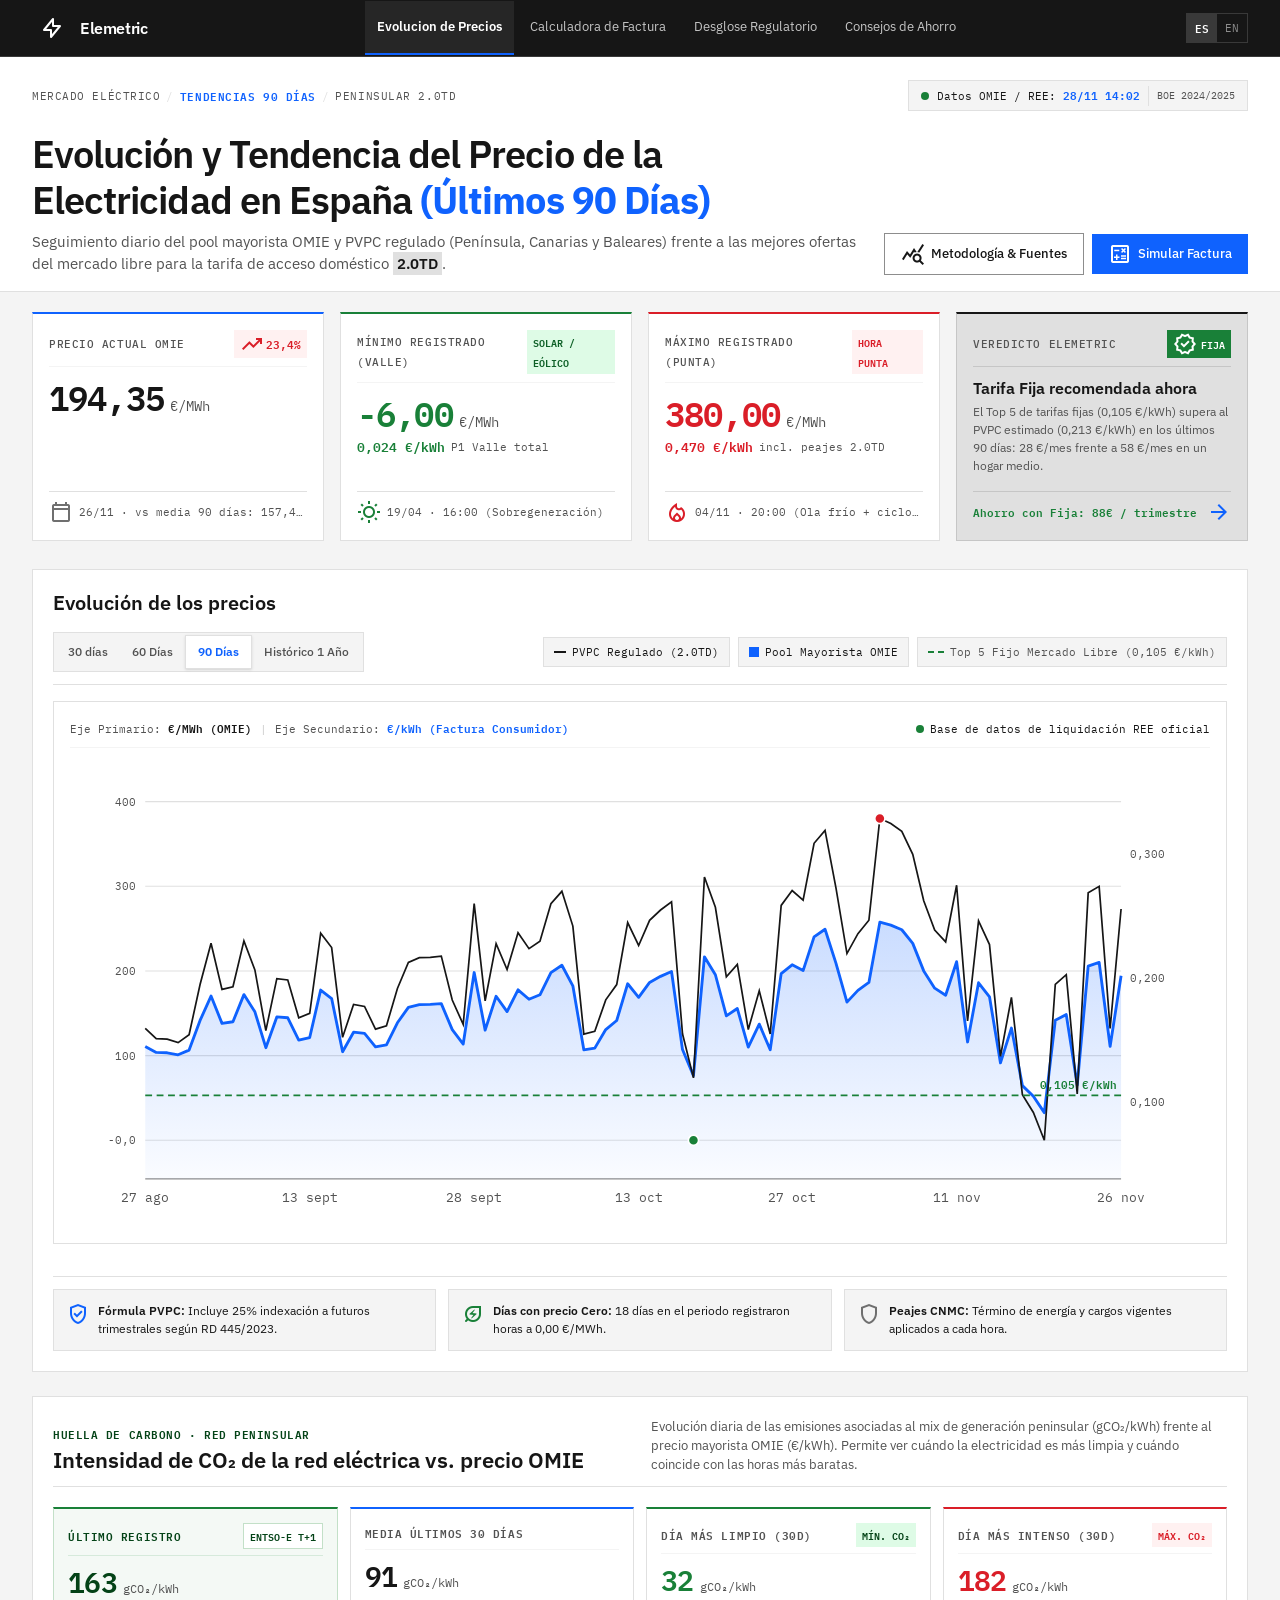
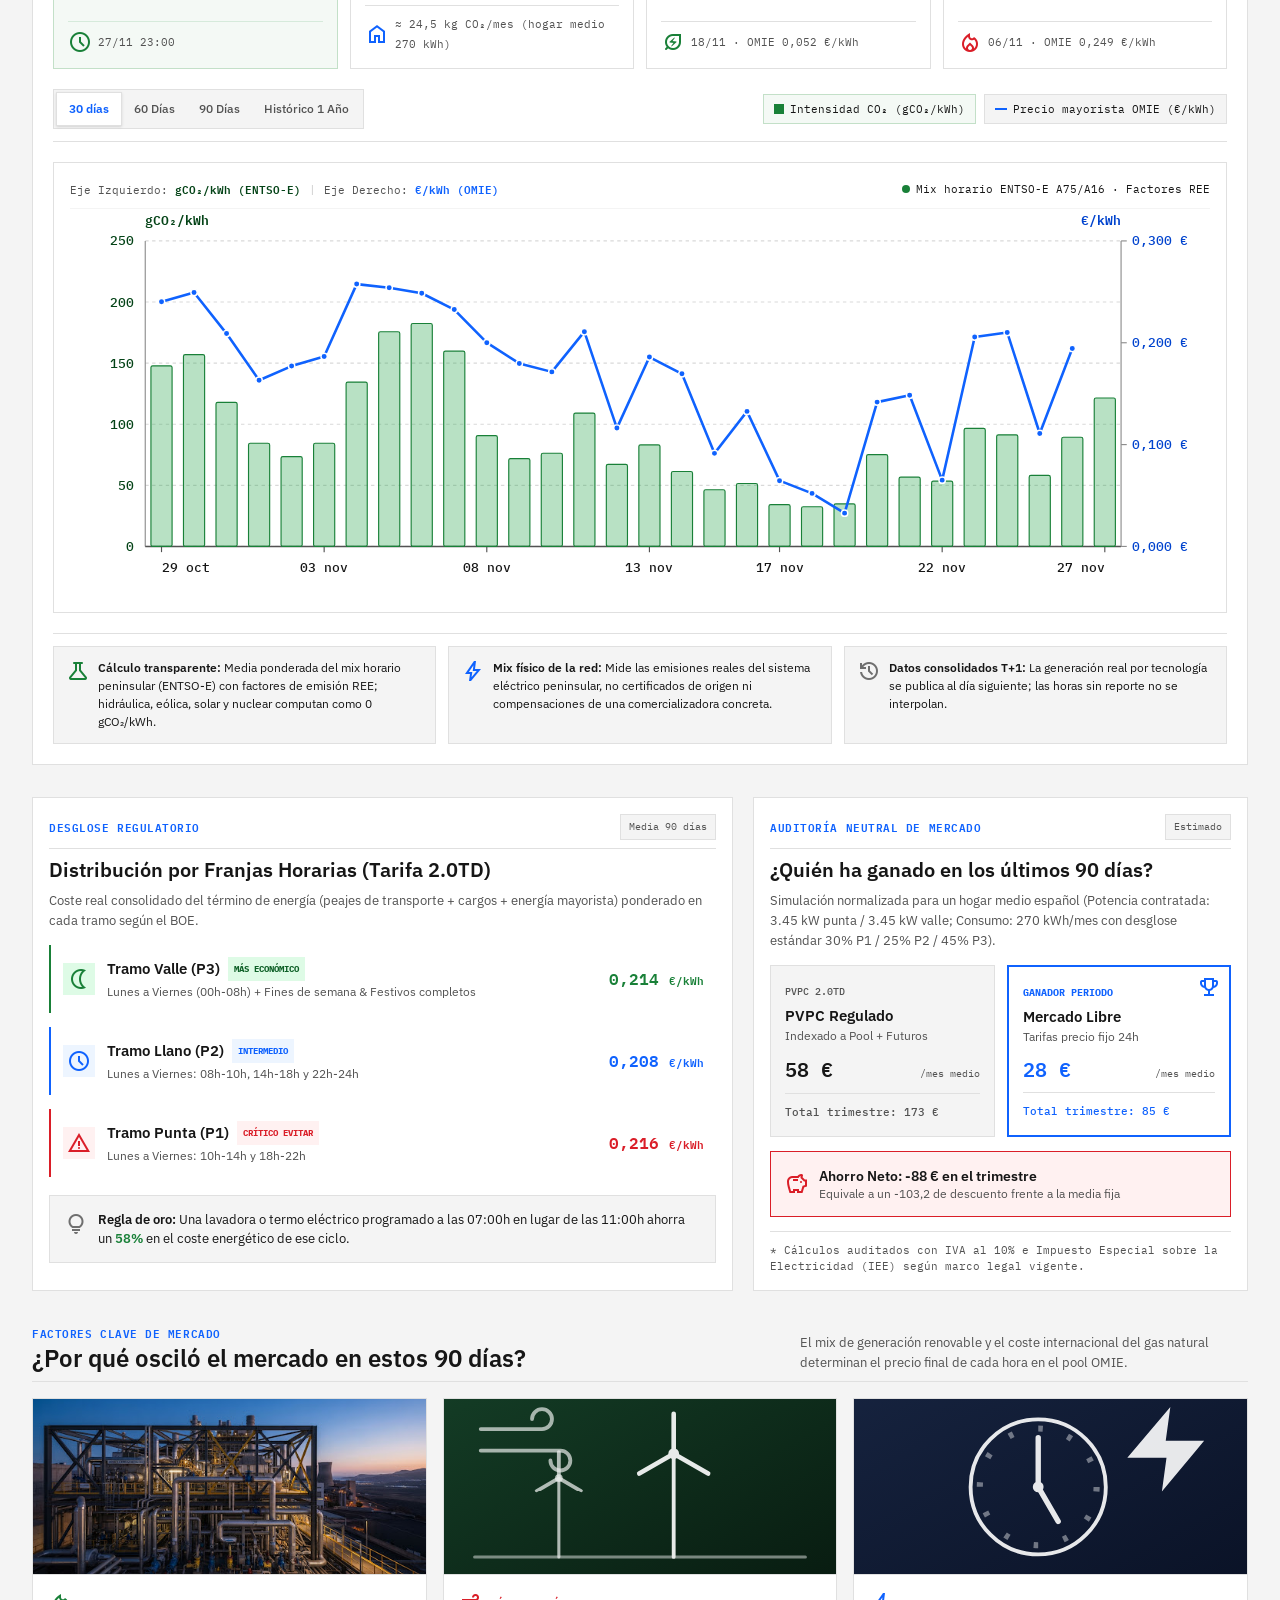
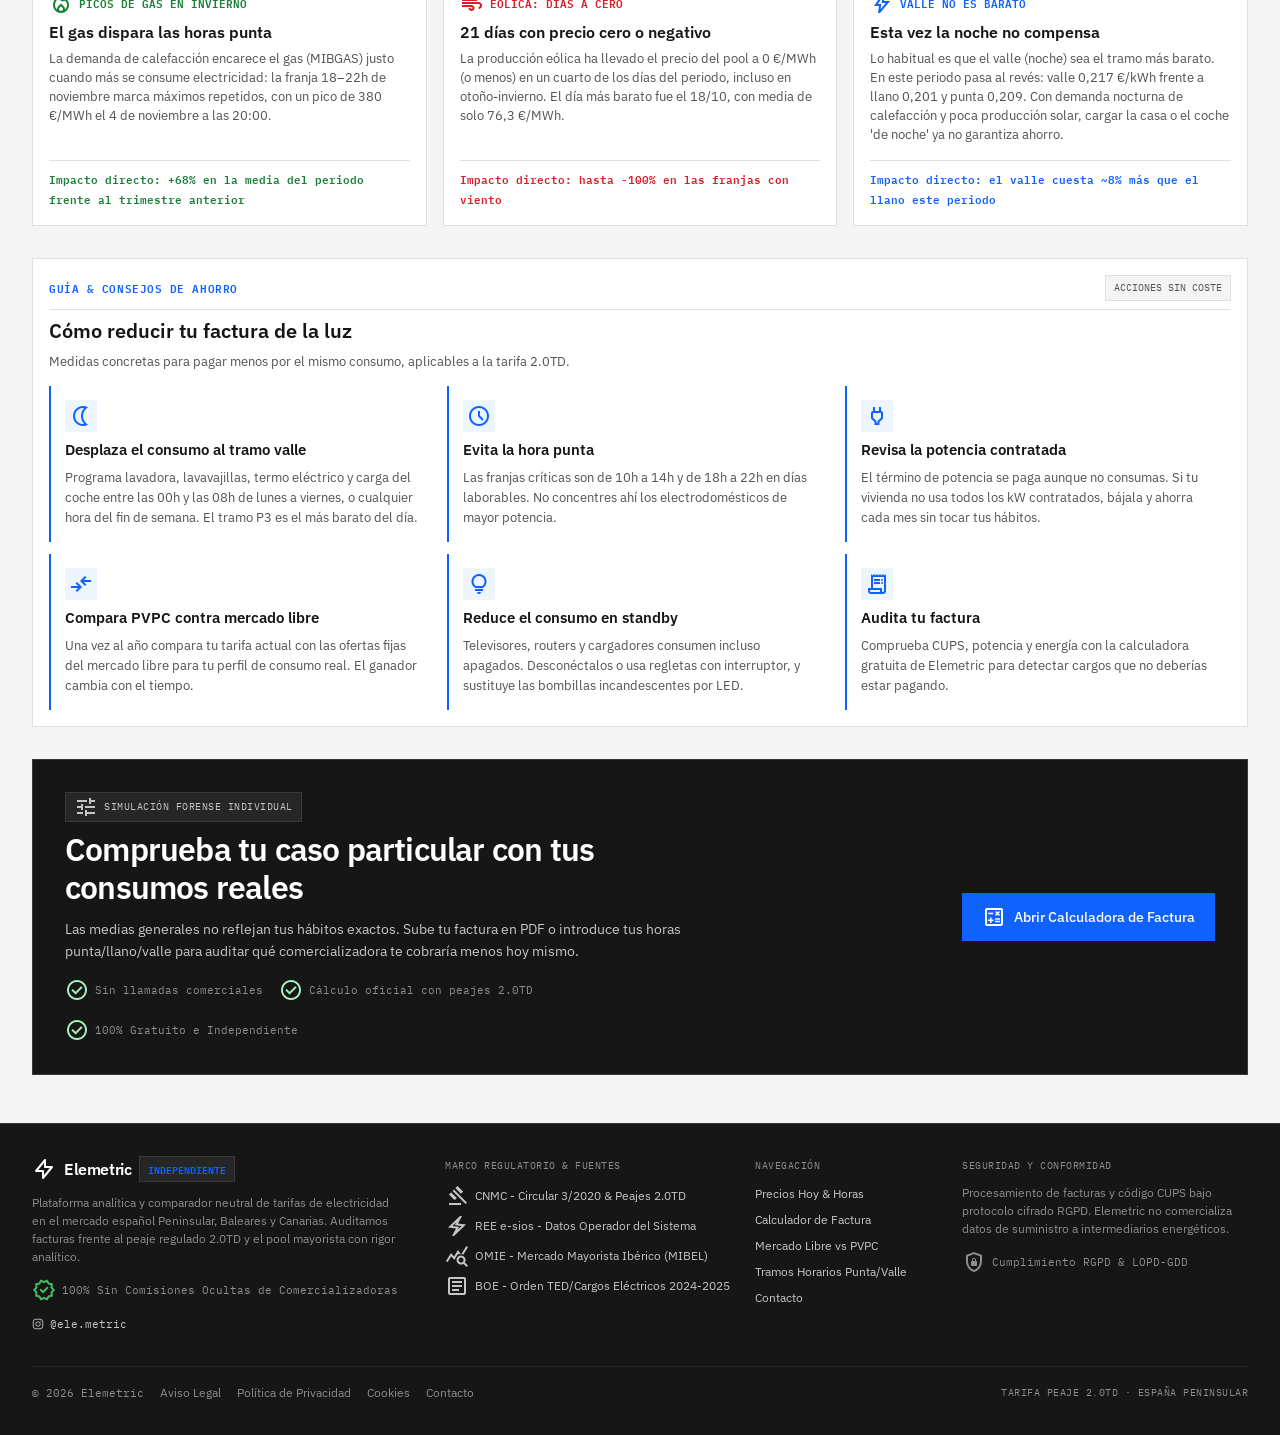
<file: es/index.html>
<!DOCTYPE html>
<html lang="es">
<head>
<meta charset="utf-8"/>
<meta name="viewport" content="width=device-width, initial-scale=1.0"/>
<title>Elemetric | Comparador de Tarifas Eléctricas en España</title>
<link rel="preconnect" href="https://fonts.googleapis.com"/>
<link rel="preconnect" href="https://fonts.gstatic.com" crossorigin/>
<link href="https://fonts.googleapis.com/css2?family=IBM+Plex+Mono:ital,wght@0,400;0,500;0,600;0,700;1,400&amp;family=IBM+Plex+Sans:ital,wght@0,300;0,400;0,500;0,600;0,700;1,400;1,600&amp;display=swap" rel="stylesheet"/>
<link href="https://fonts.googleapis.com/css2?family=Material+Symbols+Outlined:opsz,wght,FILL,GRAD@20..48,100..700,0..1,-50..200" rel="stylesheet"/>
<link rel="stylesheet" href="/css/main.css"/>
<link rel="icon" type="image/x-icon" href="/favicon.ico"/>
<link rel="icon" type="image/png" sizes="16x16" href="/favicon-16x16.png"/>
<link rel="icon" type="image/png" sizes="32x32" href="/favicon-32x32.png"/>
<link rel="icon" type="image/png" sizes="512x512" href="/favicon-512x512.png"/>
<link rel="icon" type="image/png" sizes="192x192" href="/favicon-192x192.png"/>
<link rel="apple-touch-icon" sizes="180x180" href="/favicon-180x180.png"/>
	<meta name="generator" content="Hugo 0.169.0">
</head>
<body class="bg-[#f4f4f4] text-on-surface font-body text-[14px] leading-[20px] antialiased selection:bg-primary-fixed selection:text-on-primary-fixed">
<header class="fixed top-0 left-0 right-0 w-full z-50 bg-[#161616] text-[#ffffff] border-b border-[#393939]"><div class="w-full px-4 lg:px-8"><div class="h-14 flex items-center justify-between gap-4"><div class="flex items-center gap-6 shrink-0"><a class="flex items-center gap-2 group" data-path="precios-hoy-historico" href="/es/">								<div class="w-10 h-10 gradient-bg rounded-lg flex items-center justify-center">
	<svg class="w-6 h-6 text-white" fill="none" stroke="currentColor" viewBox="0 0 24 24">
		<path stroke-linecap="round" stroke-linejoin="round" stroke-width="2" d="M13 10V3L4 14h7v7l9-11h-7z"></path>
	</svg>
</div><span class="font-headline text-[16px] font-semibold text-white tracking-tight">Elemetric</span></a>



<div class="hidden 2xl:flex items-center gap-2 px-2.5 py-1 bg-[#262626] border border-[#393939] font-mono text-[12px]"><span class="flex h-2 w-2 relative"><span class="animate-ping absolute inline-flex h-full w-full rounded-full bg-tertiary-fixed-dim opacity-75"></span><span class="relative inline-flex rounded-full h-2 w-2 bg-tertiary-fixed-dim"></span></span><span class="text-[#c6c6c6]">Pool PVPC:</span><span class="font-semibold text-white">0,256 €/kWh</span><span class="opacity-30">|</span><span class="text-[#c6c6c6]">OMIE:</span><span class="font-semibold text-white">194,35 €/MWh</span><span class="opacity-30">|</span><a class="inline-flex items-center gap-1.5 hover:underline" href="#intensidad-co2"><span class="text-[#c6c6c6]">Red CO₂:</span><span class="font-semibold text-white">163 g/kWh</span></a></div>

</div><nav class="hidden xl:flex items-center gap-1"><a class="px-3 py-4 text-[13px] text-white font-semibold bg-[#262626] border-b-2 border-primary" data-path="precios-hoy-historico" href="#">Evolucion de Precios</a><a class="px-3 py-4 text-[13px] text-[#c6c6c6] hover:text-white hover:bg-[#262626] transition-colors border-b-2 border-transparent" data-path="calculadora-de-factura" href="https://compare.elemetric.comtom.engineering">Calculadora de Factura</a><a class="px-3 py-4 text-[13px] text-[#c6c6c6] hover:text-white hover:bg-[#262626] transition-colors border-b-2 border-transparent" data-path="tarifas-libres-vs-pvpc" href="#analisis-comparativo">Desglose Regulatorio</a><a class="px-3 py-4 text-[13px] text-[#c6c6c6] hover:text-white hover:bg-[#262626] transition-colors border-b-2 border-transparent" data-path="guia-consejos-ahorro" href="#consejos-ahorro">Consejos de Ahorro</a></nav><div class="flex items-center gap-3 shrink-0"><div class="flex items-center border border-[#393939] text-[11px] font-mono"><button class="px-2 py-1 bg-[#393939] text-white font-semibold" type="button">ES</button><a class="px-2 py-1 text-[#8d8d8d] hover:text-white transition-colors" href="/en/">EN</a></div></div></div></div></header>
<main class="w-full pt-14 bg-[#f4f4f4] min-h-[calc(100vh-56px)]"><div class="flex flex-col w-full">


<section class="w-full px-4 lg:px-8 pt-6 pb-4 bg-white border-b border-[#e0e0e0]">
<div class="max-w-[1440px] mx-auto flex flex-col gap-4">

<div class="flex flex-wrap items-center justify-between gap-3">
<nav class="flex items-center gap-1.5 font-mono text-[11px] uppercase tracking-wider text-on-surface-variant">
<a class="hover:text-primary transition-colors" href="#">MERCADO ELÉCTRICO</a>
<span class="text-outline-variant">/</span>
<span class="text-primary font-semibold">TENDENCIAS 90 DÍAS</span>
<span class="text-outline-variant">/</span>
<span class="text-on-surface-variant">PENINSULAR 2.0TD</span>
</nav>



<div class="flex items-center gap-2 bg-[#f4f4f4] border border-[#e0e0e0] px-3 py-1 text-[12px]">
<span class="inline-block w-2 h-2 rounded-full bg-tertiary animate-pulse"></span>
<span class="font-mono text-[11px] text-on-surface">Datos OMIE / REE: <strong class="text-primary font-semibold">28/11 14:02</strong></span>
<span class="border-l border-[#e0e0e0] pl-2 font-mono text-[10px] text-on-surface-variant">BOE 2024/2025</span>
</div>


</div>

<div class="flex flex-col lg:flex-row lg:items-end justify-between gap-4 pt-1">
<div class="max-w-4xl">
<h1 class="font-headline text-[32px] md:text-[38px] leading-[42px] md:leading-[46px] text-on-surface font-semibold tracking-tight">Evolución y Tendencia del Precio de la Electricidad en España <span class="text-primary font-bold">(Últimos 90 Días)</span></h1>
<p class="text-[15px] leading-[22px] text-on-surface-variant mt-2">Seguimiento diario del pool mayorista OMIE y PVPC regulado (Península, Canarias y Baleares) frente a las mejores ofertas del mercado libre para la tarifa de acceso doméstico <span class="font-semibold text-on-surface bg-[#e0e0e0] px-1 py-0.5">2.0TD</span>.</p>
</div>
<div class="flex items-center gap-2 shrink-0">
<a class="inline-flex items-center gap-1.5 px-4 py-2 border border-[#8d8d8d] bg-white hover:bg-[#f4f4f4] text-on-surface text-[13px] font-medium transition-colors" href="#analisis-comparativo">
<span class="material-symbols-outlined text-[16px]">query_stats</span>
Metodología &amp; Fuentes
</a>
<a class="inline-flex items-center gap-1.5 px-4 py-2 bg-primary hover:bg-[#0353e9] text-white text-[13px] font-medium transition-colors" href="https://compare.elemetric.comtom.engineering">
<span class="material-symbols-outlined text-[16px]">calculate</span>
Simular Factura
</a>
</div>
</div>
</div>
</section>


<section class="w-full px-4 lg:px-8 py-5">





<div class="max-w-[1440px] mx-auto grid grid-cols-1 md:grid-cols-2 xl:grid-cols-4 gap-4">

<div class="bg-white border border-[#e0e0e0] p-4 flex flex-col justify-between border-t-2 border-t-primary">
<div>
<div class="flex items-center justify-between pb-2 border-b border-[#f4f4f4]">
<span class="font-mono text-[11px] uppercase text-on-surface-variant font-medium tracking-wider">Precio actual OMIE</span>


<span class="inline-flex items-center gap-0.5 px-1.5 py-0.5 font-mono text-[11px] bg-error-container text-error font-semibold">
<span class="material-symbols-outlined text-[13px]">trending_up</span>
23,4%
</span>

</div>
<div class="mt-3 flex items-baseline gap-1.5">
<span class="font-mono text-[34px] leading-[38px] text-on-surface font-semibold tracking-tight">194,35</span>
<span class="font-mono text-[14px] text-on-surface-variant">€/MWh</span>
</div>
</div>
<div class="mt-4 pt-2 border-t border-[#e0e0e0] text-on-surface-variant font-mono text-[11px] flex items-center gap-1.5">
<span class="material-symbols-outlined text-[15px] text-secondary">calendar_today</span>
<span class="truncate">26/11 · vs media 90 días: 157,46 €/MWh</span>
</div>
</div>


<div class="bg-white border border-[#e0e0e0] p-4 flex flex-col justify-between border-t-2 border-t-tertiary">
<div>
<div class="flex items-center justify-between pb-2 border-b border-[#f4f4f4]">
<span class="font-mono text-[11px] uppercase text-on-surface-variant font-medium tracking-wider">MÍNIMO REGISTRADO (VALLE)</span>
<span class="inline-flex items-center px-1.5 py-0.5 font-mono text-[10px] bg-[#defbe6] text-[#0e6027] font-semibold">SOLAR / EÓLICO</span>
</div>
<div class="mt-3 flex items-baseline gap-1.5">
<span class="font-mono text-[34px] leading-[38px] text-tertiary font-semibold tracking-tight">-6,00</span>
<span class="font-mono text-[14px] text-on-surface-variant">€/MWh</span>
</div>

<div class="mt-1 flex items-center gap-1.5 font-mono text-[13px] text-tertiary font-semibold">
<span>0,024 €/kWh</span>
<span class="text-on-surface-variant font-normal text-[11px]">P1 Valle total</span>
</div>

</div>
<div class="mt-4 pt-2 border-t border-[#e0e0e0] text-on-surface-variant font-mono text-[11px] flex items-center gap-1.5">
<span class="material-symbols-outlined text-[15px] text-tertiary">wb_sunny</span>
<span class="truncate">19/04 · 16:00 (Sobregeneración)</span>
</div>
</div>


<div class="bg-white border border-[#e0e0e0] p-4 flex flex-col justify-between border-t-2 border-t-error">
<div>
<div class="flex items-center justify-between pb-2 border-b border-[#f4f4f4]">
<span class="font-mono text-[11px] uppercase text-on-surface-variant font-medium tracking-wider">MÁXIMO REGISTRADO (PUNTA)</span>
<span class="inline-flex items-center px-1.5 py-0.5 font-mono text-[10px] bg-error-container text-error font-semibold">HORA PUNTA</span>
</div>
<div class="mt-3 flex items-baseline gap-1.5">
<span class="font-mono text-[34px] leading-[38px] text-error font-semibold tracking-tight">380,00</span>
<span class="font-mono text-[14px] text-on-surface-variant">€/MWh</span>
</div>

<div class="mt-1 flex items-center gap-1.5 font-mono text-[13px] text-error font-semibold">
<span>0,470 €/kWh</span>
<span class="text-on-surface-variant font-normal text-[11px]">incl. peajes 2.0TD</span>
</div>

</div>
<div class="mt-4 pt-2 border-t border-[#e0e0e0] text-on-surface-variant font-mono text-[11px] flex items-center gap-1.5">
<span class="material-symbols-outlined text-[15px] text-error">local_fire_department</span>
<span class="truncate">04/11 · 20:00 (Ola frío &#43; ciclo combinado)</span>
</div>
</div>










  
  
  
  
    
  


<div class="bg-[#e0e0e0] border border-[#c6c6c6] p-4 flex flex-col justify-between border-t-2 border-t-on-surface">
<div>
<div class="flex items-center justify-between pb-2 border-b border-[#c6c6c6]">
<span class="font-mono text-[11px] uppercase text-on-surface-variant font-medium tracking-wider">VEREDICTO ELEMETRIC</span>
<span class="inline-flex items-center gap-1 px-1.5 py-0.5 font-mono text-[10px] bg-tertiary text-white font-semibold">
<span class="material-symbols-outlined text-[11px]">verified</span> FIJA
</span>
</div>
<div class="mt-2.5">
<h2 class="font-headline text-[16px] leading-[22px] text-on-surface font-semibold">Tarifa Fija recomendada ahora</h2>
<p class="text-[12px] leading-[18px] text-on-surface-variant mt-1">El Top 5 de tarifas fijas (0,105 €/kWh) supera al PVPC estimado (0,213 €/kWh) en los últimos 90 días: 28 €/mes frente a 58 €/mes en un hogar medio.</p>
</div>
</div>
<div class="mt-4 pt-2 border-t border-[#c6c6c6] flex items-center justify-between"><span class="font-mono text-[11px] text-tertiary font-semibold">Ahorro con Fija: 88€ / trimestre</span>
<span class="material-symbols-outlined text-primary text-[18px]">arrow_forward</span>
</div>
</div>
</div>
</section>


<section class="w-full px-4 lg:px-8 py-2">






<div class="max-w-[1440px] mx-auto bg-white border border-[#e0e0e0] p-5 flex flex-col gap-4">
<h2 class="font-headline text-[20px] leading-[26px] text-on-surface font-semibold">Evolución de los precios</h2>

<div class="flex flex-col lg:flex-row lg:items-center justify-between gap-3 pb-3 border-b border-[#e0e0e0]">

<div class="flex flex-wrap items-center bg-[#f4f4f4] border border-[#e0e0e0] p-0.5">
<button class="px-3 py-1.5 text-[12px] font-medium text-on-surface-variant hover:text-on-surface transition-colors" type="button" data-range="30">30 días</button>
<button class="px-3 py-1.5 text-[12px] font-medium text-on-surface-variant hover:text-on-surface transition-colors" type="button" data-range="60">60 Días</button>
<button class="px-3 py-1.5 text-[12px] font-semibold bg-white text-primary border border-[#e0e0e0] shadow-sm" type="button" data-range="90">90 Días</button>
<button class="px-3 py-1.5 text-[12px] font-medium text-on-surface-variant hover:text-on-surface transition-colors" type="button" data-range="365">Histórico 1 Año</button>
</div>

<div class="flex flex-wrap items-center gap-2 font-mono text-[11px]">
<div class="flex items-center gap-1.5 px-2.5 py-1 bg-[#f4f4f4] border border-[#e0e0e0] text-on-surface">
<span class="w-3 h-0.5 bg-[#161616]"></span>
<span>PVPC Regulado (2.0TD)</span>
</div>
<div class="flex items-center gap-1.5 px-2.5 py-1 bg-[#f4f4f4] border border-[#e0e0e0] text-on-surface">
<span class="w-2.5 h-2.5 bg-primary"></span>
<span>Pool Mayorista OMIE</span>
</div>
<div class="flex items-center gap-1.5 px-2.5 py-1 bg-[#f4f4f4] border border-[#e0e0e0] text-on-surface-variant">
<span class="w-4 border-t-2 border-dashed border-tertiary"></span>
<span>Top 5 Fijo Mercado Libre (0,105 €/kWh)</span>
</div>
</div>
</div>

<div class="relative w-full overflow-hidden bg-white border border-[#e0e0e0] p-4">

<div class="flex items-center justify-between font-mono text-[11px] text-on-surface-variant pb-2 border-b border-[#f4f4f4]">
<div class="flex items-center gap-2">
<span>Eje Primario: <strong class="text-on-surface font-semibold">€/MWh (OMIE)</strong></span>
<span class="text-[#c6c6c6]">|</span>
<span>Eje Secundario: <strong class="text-primary font-semibold">€/kWh (Factura Consumidor)</strong></span>
</div>
<div class="flex items-center gap-1.5">
<span class="inline-block w-2 h-2 rounded-full bg-tertiary"></span>
<span class="text-on-surface">Base de datos de liquidación REE oficial</span>
</div>
</div>

<div id="omie-chart" data-report="/data/report_es.json"></div>
</div>

<div class="mt-4 pt-3 border-t border-[#e0e0e0] grid grid-cols-1 md:grid-cols-3 gap-3">
<div class="flex items-start gap-2 bg-[#f4f4f4] p-3 border border-[#e0e0e0]">
<span class="material-symbols-outlined text-primary text-[18px] shrink-0">verified_user</span>
<p class="text-[12px] leading-[18px] text-on-surface"><strong class="font-semibold text-on-surface">Fórmula PVPC:</strong> Incluye 25% indexación a futuros trimestrales según RD 445/2023.</p>
</div>
<div class="flex items-start gap-2 bg-[#f4f4f4] p-3 border border-[#e0e0e0]">
<span class="material-symbols-outlined text-tertiary text-[18px] shrink-0">energy_savings_leaf</span>
<p class="text-[12px] leading-[18px] text-on-surface"><strong class="font-semibold text-on-surface">Días con precio Cero:</strong> 18 días en el periodo registraron horas a 0,00 €/MWh.</p>
</div>
<div class="flex items-start gap-2 bg-[#f4f4f4] p-3 border border-[#e0e0e0]">
<span class="material-symbols-outlined text-secondary text-[18px] shrink-0">shield</span>
<p class="text-[12px] leading-[18px] text-on-surface"><strong class="font-semibold text-on-surface">Peajes CNMC:</strong> Término de energía y cargos vigentes aplicados a cada hora.</p>
</div>
</div>
</div>
<script src="/js/chart.js" defer></script>
</section>





<section class="w-full px-4 lg:px-8 py-4" id="intensidad-co2">
<div class="max-w-[1440px] mx-auto bg-white border border-[#e0e0e0] p-5 flex flex-col gap-5">

<div class="flex flex-col lg:flex-row lg:items-end justify-between gap-2 pb-3 border-b border-[#e0e0e0]">
<div>
<span class="font-mono text-[11px] uppercase text-[#044317] font-semibold tracking-wider">HUELLA DE CARBONO · RED PENINSULAR</span>
<h2 class="font-headline text-[22px] leading-[28px] text-on-surface font-semibold mt-0.5">Intensidad de CO₂ de la red eléctrica vs. precio OMIE</h2>
</div>
<p class="text-[13px] leading-[19px] text-on-surface-variant max-w-xl">Evolución diaria de las emisiones asociadas al mix de generación peninsular (gCO₂/kWh) frente al precio mayorista OMIE (€/kWh). Permite ver cuándo la electricidad es más limpia y cuándo coincide con las horas más baratas.</p>
</div>

<div class="grid grid-cols-1 sm:grid-cols-2 xl:grid-cols-4 gap-3">

<div class="bg-[#f4f9f5] border border-[#c3e0c8] p-3.5 flex flex-col justify-between border-t-2 border-t-[#198038]">
<div>
<div class="flex items-center justify-between pb-1.5 border-b border-[#d6eadb]">
<span class="font-mono text-[11px] uppercase text-[#044317] font-semibold tracking-wider">ÚLTIMO REGISTRO</span>
<span class="px-1.5 py-0.5 font-mono text-[10px] bg-white border border-[#c3e0c8] text-[#044317] font-semibold">ENTSO-E T&#43;1</span>
</div>
<div class="mt-2.5 flex items-baseline gap-1.5">
<span class="font-mono text-[28px] leading-[32px] text-[#044317] font-semibold tracking-tight">163</span>
<span class="font-mono text-[12px] text-on-surface-variant">gCO₂/kWh</span>
</div>
</div>
<div class="mt-3 pt-2 border-t border-[#d6eadb] text-on-surface-variant font-mono text-[11px] flex items-center gap-1.5">
<span class="material-symbols-outlined text-[14px] text-[#198038]">schedule</span>
<span>27/11 23:00</span>
</div>
</div>

<div class="bg-white border border-[#e0e0e0] p-3.5 flex flex-col justify-between border-t-2 border-t-primary">
<div>
<div class="flex items-center justify-between pb-1.5 border-b border-[#f4f4f4]">
<span class="font-mono text-[11px] uppercase text-on-surface-variant font-semibold tracking-wider">MEDIA ÚLTIMOS 30 DÍAS</span>
</div>
<div class="mt-2.5 flex items-baseline gap-1.5">
<span class="font-mono text-[28px] leading-[32px] text-on-surface font-semibold tracking-tight">91</span>
<span class="font-mono text-[12px] text-on-surface-variant">gCO₂/kWh</span>
</div>
</div>
<div class="mt-3 pt-2 border-t border-[#e0e0e0] text-on-surface-variant font-mono text-[11px] flex items-center gap-1.5">
<span class="material-symbols-outlined text-[14px] text-primary">home</span>
<span>≈ 24,5 kg CO₂/mes (hogar medio 270 kWh)</span>
</div>
</div>


<div class="bg-white border border-[#e0e0e0] p-3.5 flex flex-col justify-between border-t-2 border-t-tertiary">
<div>
<div class="flex items-center justify-between pb-1.5 border-b border-[#f4f4f4]">
<span class="font-mono text-[11px] uppercase text-on-surface-variant font-semibold tracking-wider">DÍA MÁS LIMPIO (30D)</span>
<span class="px-1.5 py-0.5 font-mono text-[10px] bg-[#defbe6] text-[#044317] font-semibold">MÍN. CO₂</span>
</div>
<div class="mt-2.5 flex items-baseline gap-1.5">
<span class="font-mono text-[28px] leading-[32px] text-tertiary font-semibold tracking-tight">32</span>
<span class="font-mono text-[12px] text-on-surface-variant">gCO₂/kWh</span>
</div>
</div>
<div class="mt-3 pt-2 border-t border-[#e0e0e0] text-on-surface-variant font-mono text-[11px] flex items-center gap-1.5">
<span class="material-symbols-outlined text-[14px] text-tertiary">energy_savings_leaf</span>
<span class="truncate">18/11 · OMIE 0,052 €/kWh</span>
</div>
</div>


<div class="bg-white border border-[#e0e0e0] p-3.5 flex flex-col justify-between border-t-2 border-t-error">
<div>
<div class="flex items-center justify-between pb-1.5 border-b border-[#f4f4f4]">
<span class="font-mono text-[11px] uppercase text-on-surface-variant font-semibold tracking-wider">DÍA MÁS INTENSO (30D)</span>
<span class="px-1.5 py-0.5 font-mono text-[10px] bg-error-container text-error font-semibold">MÁX. CO₂</span>
</div>
<div class="mt-2.5 flex items-baseline gap-1.5">
<span class="font-mono text-[28px] leading-[32px] text-error font-semibold tracking-tight">182</span>
<span class="font-mono text-[12px] text-on-surface-variant">gCO₂/kWh</span>
</div>
</div>
<div class="mt-3 pt-2 border-t border-[#e0e0e0] text-on-surface-variant font-mono text-[11px] flex items-center gap-1.5">
<span class="material-symbols-outlined text-[14px] text-error">local_fire_department</span>
<span class="truncate">06/11 · OMIE 0,249 €/kWh</span>
</div>
</div>
</div>

<div class="flex flex-col lg:flex-row lg:items-center justify-between gap-3 pb-3 border-b border-[#e0e0e0]">
<div class="flex flex-wrap items-center bg-[#f4f4f4] border border-[#e0e0e0] p-0.5">
<button class="px-3 py-1.5 text-[12px] font-semibold bg-white text-primary border border-[#e0e0e0] shadow-sm" type="button" data-carbon-range="30">30 días</button>
<button class="px-3 py-1.5 text-[12px] font-medium text-on-surface-variant hover:text-on-surface transition-colors" type="button" data-carbon-range="60">60 Días</button>
<button class="px-3 py-1.5 text-[12px] font-medium text-on-surface-variant hover:text-on-surface transition-colors" type="button" data-carbon-range="90">90 Días</button>
<button class="px-3 py-1.5 text-[12px] font-medium text-on-surface-variant hover:text-on-surface transition-colors" type="button" data-carbon-range="365">Histórico 1 Año</button>
</div>

<div class="flex flex-wrap items-center gap-2 font-mono text-[11px]">
<div class="flex items-center gap-1.5 px-2.5 py-1 bg-[#f4f9f5] border border-[#c3e0c8] text-on-surface">
<span class="w-2.5 h-2.5 bg-[#198038]"></span>
<span>Intensidad CO₂ (gCO₂/kWh)</span>
</div>
<div class="flex items-center gap-1.5 px-2.5 py-1 bg-[#f4f4f4] border border-[#e0e0e0] text-on-surface">
<span class="w-3 h-0.5 bg-primary"></span>
<span>Precio mayorista OMIE (€/kWh)</span>
</div>
</div>
</div>

<div class="relative w-full overflow-hidden bg-white border border-[#e0e0e0] p-4">
<div class="flex flex-wrap items-center justify-between gap-2 font-mono text-[11px] text-on-surface-variant pb-2 border-b border-[#f4f4f4]">
<div class="flex flex-wrap items-center gap-2">
<span>Eje Izquierdo: <strong class="text-[#044317] font-semibold">gCO₂/kWh (ENTSO-E)</strong></span>
<span class="text-[#c6c6c6]">|</span>
<span>Eje Derecho: <strong class="text-primary font-semibold">€/kWh (OMIE)</strong></span>
</div>
<div class="flex items-center gap-1.5">
<span class="inline-block w-2 h-2 rounded-full bg-tertiary"></span>
<span class="text-on-surface">Mix horario ENTSO-E A75/A16 · Factores REE</span>
</div>
</div>
<div id="carbon-chart"></div>
</div>

<div class="pt-3 border-t border-[#e0e0e0] grid grid-cols-1 md:grid-cols-3 gap-3">
<div class="flex items-start gap-2 bg-[#f4f4f4] p-3 border border-[#e0e0e0]">
<span class="material-symbols-outlined text-tertiary text-[18px] shrink-0">science</span>
<p class="text-[12px] leading-[18px] text-on-surface"><strong class="font-semibold text-on-surface">Cálculo transparente:</strong> Media ponderada del mix horario peninsular (ENTSO-E) con factores de emisión REE; hidráulica, eólica, solar y nuclear computan como 0 gCO₂/kWh.</p>
</div>
<div class="flex items-start gap-2 bg-[#f4f4f4] p-3 border border-[#e0e0e0]">
<span class="material-symbols-outlined text-primary text-[18px] shrink-0">bolt</span>
<p class="text-[12px] leading-[18px] text-on-surface"><strong class="font-semibold text-on-surface">Mix físico de la red:</strong> Mide las emisiones reales del sistema eléctrico peninsular, no certificados de origen ni compensaciones de una comercializadora concreta.</p>
</div>
<div class="flex items-start gap-2 bg-[#f4f4f4] p-3 border border-[#e0e0e0]">
<span class="material-symbols-outlined text-secondary text-[18px] shrink-0">history</span>
<p class="text-[12px] leading-[18px] text-on-surface"><strong class="font-semibold text-on-surface">Datos consolidados T&#43;1:</strong> La generación real por tecnología se publica al día siguiente; las horas sin reporte no se interpolan.</p>
</div>
</div>
</div>
<script src="/js/carbon-chart.js" defer></script>
</section>



<section class="w-full px-4 lg:px-8 py-4" id="analisis-comparativo">



<div class="max-w-[1440px] mx-auto grid grid-cols-1 lg:grid-cols-12 gap-5">

<div class="bg-white border border-[#e0e0e0] p-4 flex flex-col gap-3.5 lg:col-span-7">
<div class="flex items-center justify-between pb-2 border-b border-[#e0e0e0]">
<span class="font-mono text-[11px] uppercase text-primary font-semibold tracking-wider">DESGLOSE REGULATORIO</span>
<span class="inline-flex items-center px-2 py-0.5 font-mono text-[10px] bg-[#f4f4f4] border border-[#e0e0e0] text-on-surface-variant">Media 90 días</span>
</div>
<h2 class="font-headline text-[20px] leading-[26px] text-on-surface font-semibold -mt-1.5">Distribución por Franjas Horarias (Tarifa 2.0TD)</h2>
<p class="text-[13px] leading-[20px] text-on-surface-variant -mt-1.5">Coste real consolidado del término de energía (peajes de transporte &#43; cargos &#43; energía mayorista) ponderado en cada tramo según el BOE.</p>



<div class="flex items-center justify-between p-3 border-l-2 border-l-tertiary bg-white">
<div class="flex items-center gap-3">
<span class="w-8 h-8 flex items-center justify-center shrink-0 bg-[#defbe6] text-tertiary">
<span class="material-symbols-outlined text-[18px]">nightlight</span>
</span>
<div>
<h4 class="font-headline text-[15px] leading-[20px] text-on-surface font-semibold flex items-center gap-2">
Tramo Valle (P3) <span class="inline-flex items-center px-1.5 py-0.5 font-mono text-[9px] bg-[#defbe6] text-[#0e6027] font-bold uppercase">Más Económico</span>
</h4>
<span class="text-[12px] leading-[18px] text-on-surface-variant">Lunes a Viernes (00h-08h) &#43; Fines de semana &amp; Festivos completos</span>
</div>
</div>
<div class="text-right">
<span class="block font-mono text-[16px] leading-[20px] text-tertiary font-semibold">0,214 <span class="text-[11px]">€/kWh</span></span>


</div>
</div>

<div class="flex items-center justify-between p-3 border-l-2 border-l-primary bg-white">
<div class="flex items-center gap-3">
<span class="w-8 h-8 flex items-center justify-center shrink-0 bg-[#edf5ff] text-primary">
<span class="material-symbols-outlined text-[18px]">schedule</span>
</span>
<div>
<h4 class="font-headline text-[15px] leading-[20px] text-on-surface font-semibold flex items-center gap-2">
Tramo Llano (P2) <span class="inline-flex items-center px-1.5 py-0.5 font-mono text-[9px] bg-[#edf5ff] text-primary font-bold uppercase">Intermedio</span>
</h4>
<span class="text-[12px] leading-[18px] text-on-surface-variant">Lunes a Viernes: 08h-10h, 14h-18h y 22h-24h</span>
</div>
</div>
<div class="text-right">
<span class="block font-mono text-[16px] leading-[20px] text-primary font-semibold">0,208 <span class="text-[11px]">€/kWh</span></span>


</div>
</div>

<div class="flex items-center justify-between p-3 border-l-2 border-l-error bg-white">
<div class="flex items-center gap-3">
<span class="w-8 h-8 flex items-center justify-center shrink-0 bg-error-container text-error">
<span class="material-symbols-outlined text-[18px]">warning</span>
</span>
<div>
<h4 class="font-headline text-[15px] leading-[20px] text-on-surface font-semibold flex items-center gap-2">
Tramo Punta (P1) <span class="inline-flex items-center px-1.5 py-0.5 font-mono text-[9px] bg-error-container text-error font-bold uppercase">Crítico Evitar</span>
</h4>
<span class="text-[12px] leading-[18px] text-on-surface-variant">Lunes a Viernes: 10h-14h y 18h-22h</span>
</div>
</div>
<div class="text-right">
<span class="block font-mono text-[16px] leading-[20px] text-error font-semibold">0,216 <span class="text-[11px]">€/kWh</span></span>


</div>
</div>


<div class="mt-1 p-3.5 bg-[#f4f4f4] border border-[#e0e0e0] flex items-start gap-2.5">
<span class="material-symbols-outlined text-secondary text-[18px] shrink-0 mt-0.5">lightbulb</span>
<p class="text-[13px] leading-[19px] text-on-surface"><strong class="font-semibold">Regla de oro:</strong> Una lavadora o termo eléctrico programado a las 07:00h en lugar de las 11:00h ahorra un <strong class="font-semibold text-tertiary">58%</strong> en el coste energético de ese ciclo.</p>
</div>
</div>



<div class="bg-white border border-[#e0e0e0] p-4 flex flex-col gap-3.5 lg:col-span-5 h-full">
<div class="flex items-center justify-between pb-2 border-b border-[#e0e0e0]">
<span class="font-mono text-[11px] uppercase text-primary font-semibold tracking-wider">AUDITORÍA NEUTRAL DE MERCADO</span>
<span class="inline-flex items-center px-2 py-0.5 font-mono text-[10px] bg-[#f4f4f4] border border-[#e0e0e0] text-on-surface-variant">Estimado</span>
</div>
<h2 class="font-headline text-[20px] leading-[26px] text-on-surface font-semibold -mt-1.5">¿Quién ha ganado en los últimos 90 días?</h2>
<p class="text-[13px] leading-[20px] text-on-surface-variant -mt-1.5">Simulación normalizada para un hogar medio español (Potencia contratada: 3.45 kW punta / 3.45 kW valle; Consumo: 270 kWh/mes con desglose estándar 30% P1 / 25% P2 / 45% P3).</p>

<div class="grid grid-cols-2 gap-3">

<div class="p-3.5 bg-[#f4f4f4] border border-[#e0e0e0] flex flex-col justify-between">

<div>
<span class="font-mono text-[10px] uppercase text-on-surface-variant font-medium">PVPC 2.0TD</span>
<h3 class="font-headline text-[15px] leading-[20px] text-on-surface font-semibold mt-1">PVPC Regulado</h3>
<p class="text-[12px] leading-[16px] text-on-surface-variant mt-0.5">Indexado a Pool &#43; Futuros</p>
</div>
<div class="mt-3 flex items-baseline justify-between">
<span class="font-mono text-[20px] leading-[24px] text-on-surface font-semibold">58 €</span>
<span class="font-mono text-[10px] text-on-surface-variant">/mes medio</span>
</div>
<div class="mt-2 pt-2 border-t border-[#e0e0e0] font-mono text-[11px] text-on-surface-variant font-medium">Total trimestre: 173 €</div>
</div>

<div class="p-3.5 bg-white border-2 border-primary flex flex-col justify-between relative">
<div class="absolute top-2 right-2"><span class="material-symbols-outlined text-primary text-[18px]">emoji_events</span></div>
<div>
<span class="font-mono text-[10px] uppercase text-primary font-bold">GANADOR PERIODO</span>
<h3 class="font-headline text-[15px] leading-[20px] text-on-surface font-semibold mt-1">Mercado Libre</h3>
<p class="text-[12px] leading-[16px] text-on-surface-variant mt-0.5">Tarifas precio fijo 24h</p>
</div>
<div class="mt-3 flex items-baseline justify-between">
<span class="font-mono text-[20px] leading-[24px] text-primary font-semibold">28 €</span>
<span class="font-mono text-[10px] text-on-surface-variant">/mes medio</span>
</div>
<div class="mt-2 pt-2 border-t border-[#e0e0e0] font-mono text-[11px] text-primary font-medium">Total trimestre: 85 €</div>
</div>
</div>



<div class="p-3.5 bg-error-container border border-[#da1e28] flex items-center justify-between">
<div class="flex items-center gap-2.5">
<span class="material-symbols-outlined text-error text-[22px] shrink-0">savings</span>
<div>
<span class="font-headline text-[14px] leading-[19px] text-on-surface font-semibold">Ahorro Neto: -88 € en el trimestre</span>
<span class="text-[12px] leading-[16px] text-on-surface-variant block">Equivale a un -103,2 de descuento frente a la media fija</span>
</div>
</div>
</div>


<p class="text-[11px] leading-[16px] text-on-surface-variant font-mono border-t border-[#e0e0e0] pt-2.5">* Cálculos auditados con IVA al 10% e Impuesto Especial sobre la Electricidad (IEE) según marco legal vigente.</p>
</div>
</div>
</section>






<section class="w-full px-4 lg:px-8 py-4">
<div class="max-w-[1440px] mx-auto flex flex-col gap-4">
<div class="flex flex-col md:flex-row md:items-end justify-between gap-2 pb-2 border-b border-[#e0e0e0]">
<div>
<span class="font-mono text-[11px] uppercase text-primary font-semibold tracking-wider">FACTORES CLAVE DE MERCADO</span>
<h2 class="font-headline text-[24px] leading-[30px] text-on-surface font-semibold">¿Por qué osciló el mercado en estos 90 días?</h2>
</div>
<p class="text-[13px] leading-[20px] text-on-surface-variant max-w-md">El mix de generación renovable y el coste internacional del gas natural determinan el precio final de cada hora en el pool OMIE.</p>
</div>
<div class="grid grid-cols-1 md:grid-cols-3 gap-4">





<div class="bg-white border border-[#e0e0e0] flex flex-col">

<div class="w-full h-44 border-b border-[#e0e0e0] bg-cover bg-center" style="background-image: url('/img/factors/local_fire_department.jpg')"></div>

<div class="p-4 flex-1 flex flex-col justify-between">
<div>
<div class="flex items-center gap-1.5 text-tertiary font-mono text-[11px] font-semibold">
<span class="material-symbols-outlined text-[15px]">local_fire_department</span>
<span>PICOS DE GAS EN INVIERNO</span>
</div>
<h3 class="font-headline text-[16px] leading-[22px] text-on-surface font-semibold mt-1.5">El gas dispara las horas punta</h3>
<p class="text-[13px] leading-[19px] text-on-surface-variant mt-1.5">La demanda de calefacción encarece el gas (MIBGAS) justo cuando más se consume electricidad: la franja 18–22h de noviembre marca máximos repetidos, con un pico de 380 €/MWh el 4 de noviembre a las 20:00.</p>
</div>
<div class="mt-4 pt-2 border-t border-[#e0e0e0] font-mono text-[11px] text-tertiary font-semibold">Impacto directo: &#43;68% en la media del periodo frente al trimestre anterior</div>
</div>
</div>


<div class="bg-white border border-[#e0e0e0] flex flex-col">

<div class="w-full h-44 border-b border-[#e0e0e0] bg-cover bg-center" style="background-image: url('/img/factors/air.svg')"></div>

<div class="p-4 flex-1 flex flex-col justify-between">
<div>
<div class="flex items-center gap-1.5 text-error font-mono text-[11px] font-semibold">
<span class="material-symbols-outlined text-[15px]">air</span>
<span>EÓLICA: DÍAS A CERO</span>
</div>
<h3 class="font-headline text-[16px] leading-[22px] text-on-surface font-semibold mt-1.5">21 días con precio cero o negativo</h3>
<p class="text-[13px] leading-[19px] text-on-surface-variant mt-1.5">La producción eólica ha llevado el precio del pool a 0 €/MWh (o menos) en un cuarto de los días del periodo, incluso en otoño-invierno. El día más barato fue el 18/10, con media de solo 76,3 €/MWh.</p>
</div>
<div class="mt-4 pt-2 border-t border-[#e0e0e0] font-mono text-[11px] text-error font-semibold">Impacto directo: hasta -100% en las franjas con viento</div>
</div>
</div>


<div class="bg-white border border-[#e0e0e0] flex flex-col">

<div class="w-full h-44 border-b border-[#e0e0e0] bg-cover bg-center" style="background-image: url('/img/factors/bolt.svg')"></div>

<div class="p-4 flex-1 flex flex-col justify-between">
<div>
<div class="flex items-center gap-1.5 text-primary font-mono text-[11px] font-semibold">
<span class="material-symbols-outlined text-[15px]">bolt</span>
<span>VALLE NO ES BARATO</span>
</div>
<h3 class="font-headline text-[16px] leading-[22px] text-on-surface font-semibold mt-1.5">Esta vez la noche no compensa</h3>
<p class="text-[13px] leading-[19px] text-on-surface-variant mt-1.5">Lo habitual es que el valle (noche) sea el tramo más barato. En este periodo pasa al revés: valle 0,217 €/kWh frente a llano 0,201 y punta 0,209. Con demanda nocturna de calefacción y poca producción solar, cargar la casa o el coche &#39;de noche&#39; ya no garantiza ahorro.</p>
</div>
<div class="mt-4 pt-2 border-t border-[#e0e0e0] font-mono text-[11px] text-primary font-semibold">Impacto directo: el valle cuesta ~8% más que el llano este periodo</div>
</div>
</div>

</div>
</div>
</section>





<section class="w-full px-4 lg:px-8 py-4" id="consejos-ahorro">
<div class="max-w-[1440px] mx-auto">
<div class="bg-white border border-[#e0e0e0] p-4 flex flex-col gap-3.5">
<div class="flex items-center justify-between pb-2 border-b border-[#e0e0e0]">
<span class="font-mono text-[11px] uppercase text-primary font-semibold tracking-wider">GUÍA &amp; CONSEJOS DE AHORRO</span>
<span class="inline-flex items-center px-2 py-0.5 font-mono text-[10px] bg-[#f4f4f4] border border-[#e0e0e0] text-on-surface-variant">ACCIONES SIN COSTE</span>
</div>
<h2 class="font-headline text-[20px] leading-[26px] text-on-surface font-semibold -mt-1.5">Cómo reducir tu factura de la luz</h2>
<p class="text-[13px] leading-[20px] text-on-surface-variant -mt-1.5">Medidas concretas para pagar menos por el mismo consumo, aplicables a la tarifa 2.0TD.</p>

<div class="grid grid-cols-1 md:grid-cols-2 lg:grid-cols-3 gap-3">

<div class="p-3.5 border-l-2 border-l-primary bg-white flex flex-col gap-2">
<span class="w-8 h-8 flex items-center justify-center shrink-0 bg-[#edf5ff] text-primary">
<span class="material-symbols-outlined text-[18px]">nightlight</span>
</span>
<h4 class="font-headline text-[15px] leading-[20px] text-on-surface font-semibold">Desplaza el consumo al tramo valle</h4>
<p class="text-[13px] leading-[20px] text-on-surface-variant">Programa lavadora, lavavajillas, termo eléctrico y carga del coche entre las 00h y las 08h de lunes a viernes, o cualquier hora del fin de semana. El tramo P3 es el más barato del día.</p>
</div>

<div class="p-3.5 border-l-2 border-l-primary bg-white flex flex-col gap-2">
<span class="w-8 h-8 flex items-center justify-center shrink-0 bg-[#edf5ff] text-primary">
<span class="material-symbols-outlined text-[18px]">schedule</span>
</span>
<h4 class="font-headline text-[15px] leading-[20px] text-on-surface font-semibold">Evita la hora punta</h4>
<p class="text-[13px] leading-[20px] text-on-surface-variant">Las franjas críticas son de 10h a 14h y de 18h a 22h en días laborables. No concentres ahí los electrodomésticos de mayor potencia.</p>
</div>

<div class="p-3.5 border-l-2 border-l-primary bg-white flex flex-col gap-2">
<span class="w-8 h-8 flex items-center justify-center shrink-0 bg-[#edf5ff] text-primary">
<span class="material-symbols-outlined text-[18px]">power</span>
</span>
<h4 class="font-headline text-[15px] leading-[20px] text-on-surface font-semibold">Revisa la potencia contratada</h4>
<p class="text-[13px] leading-[20px] text-on-surface-variant">El término de potencia se paga aunque no consumas. Si tu vivienda no usa todos los kW contratados, bájala y ahorra cada mes sin tocar tus hábitos.</p>
</div>

<div class="p-3.5 border-l-2 border-l-primary bg-white flex flex-col gap-2">
<span class="w-8 h-8 flex items-center justify-center shrink-0 bg-[#edf5ff] text-primary">
<span class="material-symbols-outlined text-[18px]">compare_arrows</span>
</span>
<h4 class="font-headline text-[15px] leading-[20px] text-on-surface font-semibold">Compara PVPC contra mercado libre</h4>
<p class="text-[13px] leading-[20px] text-on-surface-variant">Una vez al año compara tu tarifa actual con las ofertas fijas del mercado libre para tu perfil de consumo real. El ganador cambia con el tiempo.</p>
</div>

<div class="p-3.5 border-l-2 border-l-primary bg-white flex flex-col gap-2">
<span class="w-8 h-8 flex items-center justify-center shrink-0 bg-[#edf5ff] text-primary">
<span class="material-symbols-outlined text-[18px]">lightbulb</span>
</span>
<h4 class="font-headline text-[15px] leading-[20px] text-on-surface font-semibold">Reduce el consumo en standby</h4>
<p class="text-[13px] leading-[20px] text-on-surface-variant">Televisores, routers y cargadores consumen incluso apagados. Desconéctalos o usa regletas con interruptor, y sustituye las bombillas incandescentes por LED.</p>
</div>

<div class="p-3.5 border-l-2 border-l-primary bg-white flex flex-col gap-2">
<span class="w-8 h-8 flex items-center justify-center shrink-0 bg-[#edf5ff] text-primary">
<span class="material-symbols-outlined text-[18px]">receipt_long</span>
</span>
<h4 class="font-headline text-[15px] leading-[20px] text-on-surface font-semibold">Audita tu factura</h4>
<p class="text-[13px] leading-[20px] text-on-surface-variant">Comprueba CUPS, potencia y energía con la calculadora gratuita de Elemetric para detectar cargos que no deberías estar pagando.</p>
</div>

</div>
</div>
</div>
</section>


<section class="w-full px-4 lg:px-8 pt-4 pb-12">
<div class="max-w-[1440px] mx-auto bg-[#161616] border border-[#393939] text-white p-6 md:p-8 flex flex-col lg:flex-row items-center justify-between gap-6 relative">
<div class="max-w-2xl flex flex-col gap-2">
<div class="inline-flex items-center gap-1.5 px-2 py-0.5 bg-[#262626] border border-[#393939] font-mono text-[10px] text-[#c6c6c6] uppercase tracking-wider w-fit">
<span class="material-symbols-outlined text-[13px]">tune</span>
SIMULACIÓN FORENSE INDIVIDUAL
</div>
<h2 class="font-headline text-[26px] md:text-[32px] leading-[32px] md:leading-[38px] text-white font-semibold tracking-tight">Comprueba tu caso particular con tus consumos reales</h2>
<p class="text-[14px] leading-[22px] text-[#c6c6c6] mt-1">Las medias generales no reflejan tus hábitos exactos. Sube tu factura en PDF o introduce tus horas punta/llano/valle para auditar qué comercializadora te cobraría menos hoy mismo.</p>
<div class="flex flex-wrap items-center gap-4 pt-2 font-mono text-[11px] text-[#8d8d8d]">
<span class="flex items-center gap-1.5"><span class="material-symbols-outlined text-[15px] text-[#a7f0ba]">check_circle</span>Sin llamadas comerciales</span>
<span class="flex items-center gap-1.5"><span class="material-symbols-outlined text-[15px] text-[#a7f0ba]">check_circle</span>Cálculo oficial con peajes 2.0TD</span>
<span class="flex items-center gap-1.5"><span class="material-symbols-outlined text-[15px] text-[#a7f0ba]">check_circle</span>100% Gratuito e Independiente</span>
</div>
</div>
<div class="shrink-0 flex flex-col sm:flex-row lg:flex-col gap-3 w-full lg:w-auto">
<a class="inline-flex items-center justify-center gap-2 px-5 py-3 bg-primary hover:bg-[#0353e9] text-white font-medium text-[14px] transition-colors text-center" href="https://compare.elemetric.comtom.engineering">
<span class="material-symbols-outlined text-[18px]">calculate</span>
Abrir Calculadora de Factura
</a>
</div>
</div>
</section>


</div></main>
<footer class="w-full bg-[#161616] text-[#c6c6c6] border-t border-[#393939] py-8"><div class="w-full px-4 lg:px-8"><div class="max-w-[1440px] mx-auto"><div class="grid grid-cols-1 md:grid-cols-2 lg:grid-cols-12 gap-6 pb-8 border-b border-[#262626]"><div class="lg:col-span-4 flex flex-col gap-3"><div class="flex items-center gap-2">
    <svg class="w-6 h-6 text-white" fill="none" stroke="currentColor" viewBox="0 0 24 24">
		<path stroke-linecap="round" stroke-linejoin="round" stroke-width="2" d="M13 10V3L4 14h7v7l9-11h-7z"></path>
	</svg>
    <span class="font-headline text-[16px] font-semibold tracking-tight text-white">Elemetric</span><span class="px-2 py-0.5 bg-[#262626] border border-[#393939] font-mono text-[10px] uppercase text-primary font-semibold">Independiente</span></div><p class="text-[12px] leading-[18px] text-[#8d8d8d] pr-4">Plataforma analítica y comparador neutral de tarifas de electricidad en el mercado español Peninsular, Baleares y Canarias. Auditamos facturas frente al peaje regulado 2.0TD y el pool mayorista con rigor analítico.</p><div class="flex items-center gap-1.5 font-mono text-[11px] text-[#8d8d8d]"><span class="material-symbols-outlined
        text-[14px] text-tertiary-fixed-dim">verified</span>100% Sin Comisiones Ocultas de Comercializadoras</div><a class="inline-flex items-center gap-1.5 font-mono text-[11px] text-[#c6c6c6] hover:text-white transition-colors w-fit" href="https://www.instagram.com/ele.metric" target="_blank" rel="noopener noreferrer" aria-label="Instagram @ele.metric"><svg class="w-3 h-3 shrink-0" fill="none" stroke="currentColor" stroke-width="1.8" viewBox="0 0 24 24" aria-hidden="true"><rect x="2.5" y="2.5" width="19" height="19" rx="5"></rect><circle cx="12" cy="12" r="4.5"></circle><circle cx="17.5" cy="6.5" r="1" fill="currentColor" stroke="none"></circle></svg><span>@ele.metric</span></a></div><div class="lg:col-span-3 flex flex-col gap-2"><span class="font-mono text-[10px] uppercase tracking-wider text-[#8d8d8d]">MARCO REGULATORIO &amp; FUENTES</span><ul class="flex flex-col gap-1.5 text-[12px]"><li class="flex items-center gap-1.5 text-[#c6c6c6] hover:text-white"><span class="material-symbols-outlined text-[14px]">gavel</span><span>CNMC - Circular 3/2020 &amp; Peajes 2.0TD</span></li><li class="flex items-center gap-1.5 text-[#c6c6c6] hover:text-white"><span class="material-symbols-outlined text-[14px]">electric_bolt</span><span>REE e-sios - Datos Operador del Sistema</span></li><li class="flex items-center gap-1.5 text-[#c6c6c6] hover:text-white"><span class="material-symbols-outlined text-[14px]">query_stats</span><span>OMIE - Mercado Mayorista Ibérico (MIBEL)</span></li><li class="flex items-center gap-1.5 text-[#c6c6c6] hover:text-white"><span class="material-symbols-outlined text-[14px]">article</span><span>BOE - Orden TED/Cargos Eléctricos 2024-2025</span></li></ul></div><div class="lg:col-span-2 flex flex-col gap-2"><span class="font-mono text-[10px] uppercase tracking-wider text-[#8d8d8d]">NAVEGACIÓN</span><ul class="flex flex-col gap-1.5 text-[12px]"><a class="text-[#c6c6c6] hover:text-white transition-colors" data-path="precios-hoy-historico" href="#">Precios Hoy &amp; Horas</a><a class="text-[#c6c6c6] hover:text-white transition-colors" data-path="calculadora-de-factura" href="https://compare.elemetric.comtom.engineering">Calculador de Factura</a><a class="text-[#c6c6c6] hover:text-white transition-colors" data-path="tarifas-libres-vs-pvpc" href="#">Mercado Libre vs PVPC</a><a class="text-[#c6c6c6] hover:text-white transition-colors" data-path="guia-consejos-ahorro" href="#consejos-ahorro">Tramos Horarios Punta/Valle</a><button class="text-left text-[#c6c6c6] hover:text-white transition-colors cursor-pointer" type="button" onclick="openContactModal()">Contacto</button></ul></div><div class="lg:col-span-3 flex flex-col gap-2"><span class="font-mono text-[10px] uppercase tracking-wider text-[#8d8d8d]">SEGURIDAD Y CONFORMIDAD</span><p class="text-[12px] leading-[18px] text-[#8d8d8d]">Procesamiento de facturas y código CUPS bajo protocolo cifrado RGPD. Elemetric no comercializa datos de suministro a intermediarios energéticos.</p><div class="flex items-center gap-1.5 text-[#8d8d8d] font-mono text-[11px] pt-1"><span class="material-symbols-outlined text-[14px]">shield_lock</span><span>Cumplimiento RGPD &amp; LOPD-GDD</span></div></div></div><div class="pt-4 flex flex-col md:flex-row items-center justify-between gap-3 text-[#8d8d8d] text-[12px]"><div class="flex flex-wrap items-center gap-4"><span class="font-mono text-[11px]">© 2026 Elemetric</span><a class="hover:text-white" data-path="aviso-legal" href="#">Aviso Legal</a><a class="hover:text-white" data-path="politica-privacidad" href="#">Política de Privacidad</a><a class="hover:text-white" data-path="cookies" href="#">Cookies</a><button class="hover:text-white transition-colors cursor-pointer" type="button" onclick="openContactModal()">Contacto</button></div><span class="font-mono text-[10px] uppercase tracking-wider">TARIFA PEAJE 2.0TD · ESPAÑA PENINSULAR</span></div></div></div></footer>
<div id="contact-modal" class="fixed inset-0 z-[60] hidden items-center justify-center p-4" role="dialog" aria-modal="true" aria-labelledby="contact-modal-title">
  <div class="absolute inset-0 bg-[#161616]/60 backdrop-blur-[2px]" onclick="closeContactModal()"></div>
  <div class="relative bg-white border border-[#8d8d8d] rounded-[4px] shadow-2xl w-full max-w-lg overflow-hidden flex flex-col max-h-[92vh]">
    <div class="flex items-center justify-between px-5 py-3.5 border-b border-[#e0e0e0]">
      <div class="flex items-center gap-2">
        <span class="material-symbols-outlined text-primary text-[20px]">mail</span>
        <h2 id="contact-modal-title" class="font-headline text-[16px] font-semibold text-[#161616]">Contáctanos</h2>
      </div>
      <button type="button" class="w-7 h-7 rounded-[4px] border border-[#e0e0e0] bg-[#f4f4f4] hover:bg-[#e0e0e0] flex items-center justify-center text-[#161616] transition-colors cursor-pointer" onclick="closeContactModal()" aria-label="Cerrar">
        <span class="material-symbols-outlined text-[16px]">close</span>
      </button>
    </div>
    <iframe id="contact-form-frame" class="w-full h-[540px] max-h-[75vh] border-0 bg-white" src="/contact-form.html?lang=es" title="Formulario de contacto" loading="lazy"></iframe>
  </div>
</div>
<script>
(function () {
  var lastFocused = null;
  window.openContactModal = function () {
    var m = document.getElementById("contact-modal");
    if (!m) return;
    lastFocused = document.activeElement;
    m.classList.remove("hidden");
    m.classList.add("flex");
    document.body.style.overflow = "hidden";
    var btn = m.querySelector("button");
    if (btn) btn.focus();
  };
  window.closeContactModal = function () {
    var m = document.getElementById("contact-modal");
    if (!m) return;
    m.classList.add("hidden");
    m.classList.remove("flex");
    document.body.style.overflow = "";
    if (lastFocused && typeof lastFocused.focus === "function") lastFocused.focus();
  };
  document.addEventListener("keydown", function (e) {
    if (e.key === "Escape") {
      var m = document.getElementById("contact-modal");
      if (m && !m.classList.contains("hidden")) window.closeContactModal();
    }
  });
})();
</script>
</body>
</html>
</file>
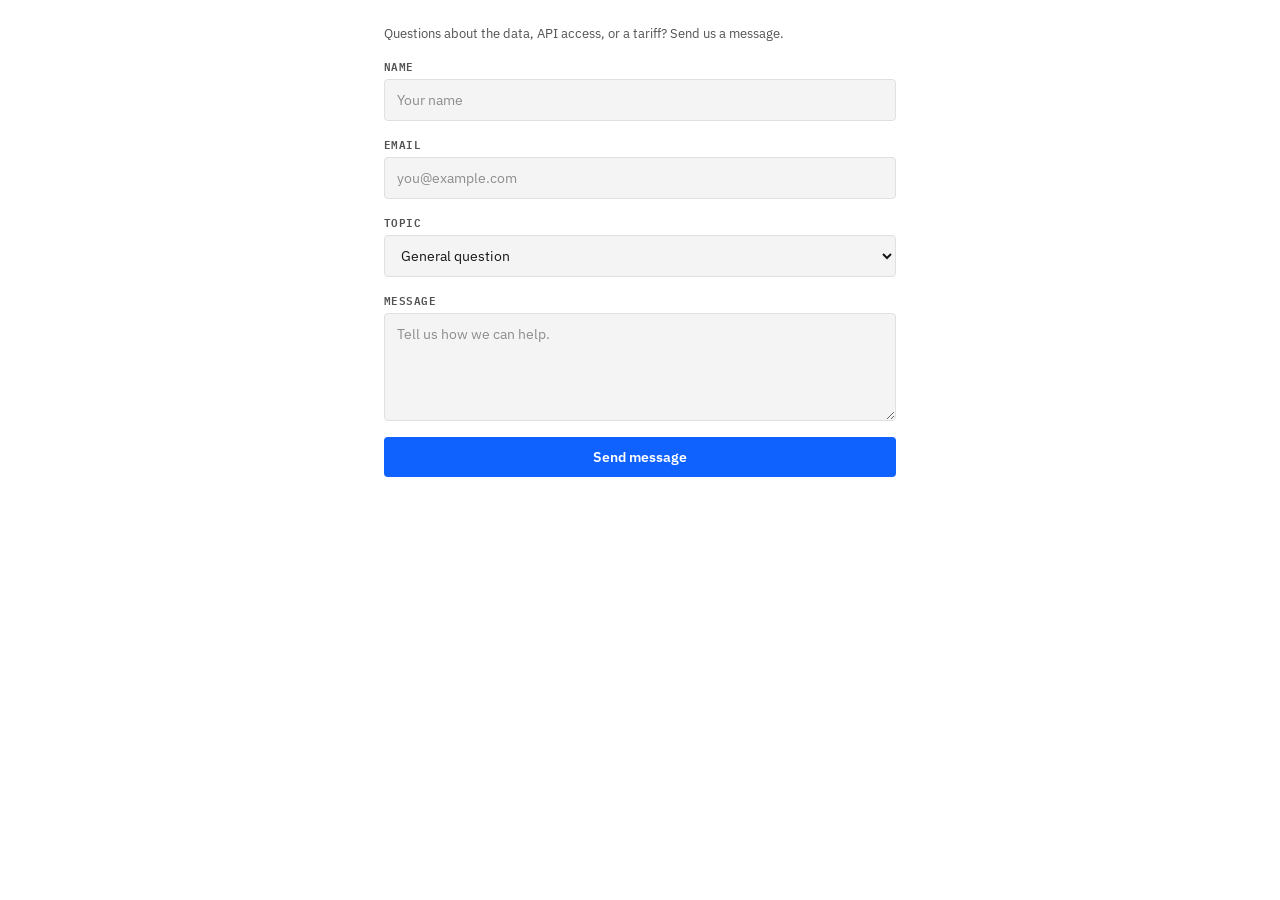
<file: contact-form.html>
<!doctype html>
<html lang="es">
  <head>
    <meta charset="UTF-8" />
    <meta name="viewport" content="width=device-width, initial-scale=1.0" />
    <title>Contacto | Elemetric</title>
    <link rel="preconnect" href="https://fonts.googleapis.com" />
    <link rel="preconnect" href="https://fonts.gstatic.com" crossorigin />
    <link
      href="https://fonts.googleapis.com/css2?family=IBM+Plex+Mono:wght@400;500;600&family=IBM+Plex+Sans:wght@400;500;600;700&display=swap"
      rel="stylesheet"
    />
    <style>
      *,
      *::before,
      *::after {
        margin: 0;
        padding: 0;
        box-sizing: border-box;
      }

      :root {
        --font-body: "IBM Plex Sans", sans-serif;
        --font-mono: "IBM Plex Mono", monospace;
        --ink: #161616;
        --ink-muted: #525252;
        --border: #e0e0e0;
        --border-strong: #8d8d8d;
        --surface: #f4f4f4;
        --primary: #0f62fe;
        --primary-hover: #0353e9;
        --ok-bg: #defbe6;
        --ok-border: #a7f0ba;
        --ok-ink: #044317;
        --err-bg: #fff1f1;
        --err-border: #ffb3b8;
        --err-ink: #750e13;
      }

      html,
      body {
        min-height: 100%;
      }

      body {
        font-family: var(--font-body);
        font-size: 14px;
        line-height: 20px;
        color: var(--ink);
        background: #ffffff;
        -webkit-font-smoothing: antialiased;
      }

      .cf-wrap {
        max-width: 560px;
        margin: 0 auto;
        padding: 1.5rem;
        display: flex;
        flex-direction: column;
        gap: 1rem;
      }

      .cf-intro {
        font-size: 13px;
        line-height: 19px;
        color: var(--ink-muted);
      }

      #cfForm {
        display: flex;
        flex-direction: column;
        gap: 1rem;
      }

      .cf-field {
        display: flex;
        flex-direction: column;
        gap: 6px;
      }

      .cf-label {
        font-family: var(--font-mono);
        font-size: 11px;
        line-height: 14px;
        letter-spacing: 0.04em;
        text-transform: uppercase;
        font-weight: 600;
        color: var(--ink-muted);
      }

      .cf-input,
      .cf-select,
      .cf-textarea {
        width: 100%;
        background: var(--surface);
        border: 1px solid var(--border);
        border-radius: 4px;
        color: var(--ink);
        font-family: var(--font-body);
        font-size: 14px;
        line-height: 20px;
        padding: 10px 12px;
      }

      .cf-input::placeholder,
      .cf-textarea::placeholder {
        color: var(--border-strong);
      }

      .cf-input:focus,
      .cf-select:focus,
      .cf-textarea:focus {
        outline: none;
        background: #ffffff;
        border-color: var(--primary);
        box-shadow: 0 0 0 1px var(--primary);
      }

      .cf-textarea {
        resize: vertical;
        min-height: 108px;
      }

      /* Honeypot: hidden from humans, visible to naive bots */
      .cf-hp {
        position: absolute !important;
        left: -9999px !important;
        width: 1px;
        height: 1px;
        overflow: hidden;
      }

      .cf-submit {
        display: inline-flex;
        align-items: center;
        justify-content: center;
        gap: 8px;
        padding: 11px 20px;
        border-radius: 4px;
        background: var(--primary);
        color: #ffffff;
        font-family: var(--font-body);
        font-size: 14px;
        font-weight: 600;
        border: none;
        cursor: pointer;
        transition: background-color 0.15s ease;
      }

      .cf-submit:hover:not(:disabled) {
        background: var(--primary-hover);
      }

      .cf-submit:disabled {
        opacity: 0.65;
        cursor: not-allowed;
      }

      .cf-status {
        display: none;
        padding: 10px 12px;
        border-radius: 4px;
        font-size: 13px;
        line-height: 18px;
      }

      .cf-status.visible {
        display: block;
      }

      .cf-status.err {
        background: var(--err-bg);
        border: 1px solid var(--err-border);
        color: var(--err-ink);
      }

      .cf-done {
        display: none;
        max-width: 560px;
        margin: 0 auto;
        padding: 2.5rem 1.5rem;
        text-align: center;
        flex-direction: column;
        align-items: center;
        gap: 0.75rem;
      }

      .cf-done.visible {
        display: flex;
      }

      .cf-done-icon {
        width: 44px;
        height: 44px;
        border-radius: 4px;
        background: var(--ok-bg);
        border: 1px solid var(--ok-border);
        color: var(--ok-ink);
        display: inline-flex;
        align-items: center;
        justify-content: center;
        font-size: 22px;
        font-weight: 700;
      }

      .cf-done h2 {
        font-size: 18px;
        font-weight: 600;
        color: var(--ink);
      }

      .cf-done p {
        font-size: 13px;
        color: var(--ink-muted);
        max-width: 380px;
      }
    </style>
  </head>
  <body>
    <div class="cf-wrap" id="cfWrap">
      <p class="cf-intro" id="cfIntro">
        ¿Dudas sobre los datos, acceso a la API o alguna tarifa? Envíanos un
        mensaje.
      </p>
      <form id="cfForm" novalidate>
        <div class="cf-field">
          <label class="cf-label" for="cfName" id="cfNameLabel">Nombre</label>
          <input
            class="cf-input"
            id="cfName"
            name="name"
            type="text"
            placeholder="Ada Lovelace"
            autocomplete="name"
            required
          />
        </div>
        <div class="cf-field">
          <label class="cf-label" for="cfEmail" id="cfEmailLabel"
            >Correo electrónico</label
          >
          <input
            class="cf-input"
            id="cfEmail"
            name="email"
            type="email"
            placeholder="ada@ejemplo.com"
            autocomplete="email"
            required
          />
        </div>
        <div class="cf-field">
          <label class="cf-label" for="cfIntent" id="cfIntentLabel"
            >Asunto</label
          >
          <select class="cf-select" id="cfIntent" name="intent">
            <option value="General" id="optGeneral">Consulta general</option>
            <option value="Data correction" id="optData">
              Corrección de datos
            </option>
            <option value="Bug report" id="optBug">Informe de un error</option>
            <option value="API access" id="optApi">Acceso a la API</option>
          </select>
        </div>
        <!-- Honeypot: humans never see or fill this; bots do -->
        <div class="cf-field cf-hp" aria-hidden="true">
          <label for="cfHp">Website</label>
          <input
            id="cfHp"
            name="company_website"
            type="text"
            tabindex="-1"
            autocomplete="off"
          />
        </div>
        <div class="cf-field">
          <label class="cf-label" for="cfMsg" id="cfMsgLabel">Mensaje</label>
          <textarea
            class="cf-textarea"
            id="cfMsg"
            name="message"
            placeholder="Cuéntanos en qué podemos ayudarte."
            required
          ></textarea>
        </div>
        <button class="cf-submit" type="submit" id="cfSubmit">
          Enviar mensaje
        </button>
        <p class="cf-status" id="cfStatus" role="status"></p>
      </form>
    </div>
    <div class="cf-done" id="cfDone">
      <div class="cf-done-icon" aria-hidden="true">&#10003;</div>
      <h2 id="cfDoneTitle">Mensaje recibido</h2>
      <p id="cfDoneBody">
        Gracias por escribirnos. Revisaremos tu mensaje y te responderemos en
        los próximos días.
      </p>
    </div>
    <script>
      (function () {
        var COPY = {
          es: {
            title: "Contacto | Elemetric",
            intro:
              "¿Dudas sobre los datos, acceso a la API o alguna tarifa? Envíanos un mensaje.",
            nameLabel: "Nombre",
            namePlaceholder: "Tu nombre",
            emailLabel: "Correo electrónico",
            emailPlaceholder: "tu@correo.com",
            intentLabel: "Asunto",
            optGeneral: "Consulta general",
            optData: "Corrección de datos",
            optBug: "Informe de un error",
            optApi: "Acceso a la API",
            msgLabel: "Mensaje",
            msgPlaceholder: "Cuéntanos en qué podemos ayudarte.",
            submit: "Enviar mensaje",
            sending: "Enviando...",
            doneTitle: "Mensaje recibido",
            doneBody:
              "Gracias por escribirnos. Revisaremos tu mensaje y te responderemos en los próximos días.",
            errUnreachable:
              "No se pudo enviar el mensaje. Inténtalo de nuevo en unos instantes.",
          },
          en: {
            title: "Contact | Elemetric",
            intro:
              "Questions about the data, API access, or a tariff? Send us a message.",
            nameLabel: "Name",
            namePlaceholder: "Your name",
            emailLabel: "Email",
            emailPlaceholder: "you@example.com",
            intentLabel: "Topic",
            optGeneral: "General question",
            optData: "Data correction",
            optBug: "Bug report",
            optApi: "API access",
            msgLabel: "Message",
            msgPlaceholder: "Tell us how we can help.",
            submit: "Send message",
            sending: "Sending...",
            doneTitle: "Message received",
            doneBody:
              "Thanks for reaching out. We will review your message and reply within a few days.",
            errUnreachable:
              "Could not send your message. Please try again shortly.",
          },
        };

        var params = new URLSearchParams(window.location.search);
        var rawLang = (
          params.get("lang") ||
          navigator.language ||
          "es"
        ).toLowerCase();
        var lang = rawLang.indexOf("en") === 0 ? "en" : "es";
        var t = COPY[lang];

        document.documentElement.lang = lang;
        document.title = t.title;
        document.getElementById("cfIntro").textContent = t.intro;
        document.getElementById("cfNameLabel").textContent = t.nameLabel;
        document.getElementById("cfName").placeholder = t.namePlaceholder;
        document.getElementById("cfEmailLabel").textContent = t.emailLabel;
        document.getElementById("cfEmail").placeholder = t.emailPlaceholder;
        document.getElementById("cfIntentLabel").textContent = t.intentLabel;
        document.getElementById("optGeneral").textContent = t.optGeneral;
        document.getElementById("optData").textContent = t.optData;
        document.getElementById("optBug").textContent = t.optBug;
        document.getElementById("optApi").textContent = t.optApi;
        document.getElementById("cfMsgLabel").textContent = t.msgLabel;
        document.getElementById("cfMsg").placeholder = t.msgPlaceholder;
        document.getElementById("cfSubmit").textContent = t.submit;
        document.getElementById("cfDoneTitle").textContent = t.doneTitle;
        document.getElementById("cfDoneBody").textContent = t.doneBody;

        var form = document.getElementById("cfForm");
        var nameInput = document.getElementById("cfName");
        var emailInput = document.getElementById("cfEmail");
        var intentInput = document.getElementById("cfIntent");
        var msgInput = document.getElementById("cfMsg");
        var hpInput = document.getElementById("cfHp");
        var btn = document.getElementById("cfSubmit");
        var status = document.getElementById("cfStatus");
        var done = document.getElementById("cfDone");

        function showDone() {
          document.getElementById("cfWrap").style.display = "none";
          done.classList.add("visible");
        }

        form.addEventListener("submit", async function (e) {
          e.preventDefault();
          if (hpInput.value !== "") {
            showDone();
            return;
          }
          if (
            !nameInput.checkValidity() ||
            !emailInput.checkValidity() ||
            !msgInput.checkValidity()
          ) {
            [nameInput, emailInput, msgInput].forEach(function (f) {
              if (!f.checkValidity()) f.reportValidity();
            });
            return;
          }
          btn.disabled = true;
          btn.textContent = t.sending;
          status.className = "cf-status";
          try {
            var res = await fetch(
              "https://comtomengineering-serverless.vercel.app/api/contact",
              {
                method: "POST",
                headers: { "Content-Type": "application/json" },
                body: JSON.stringify({
                  name: nameInput.value.trim(),
                  email: emailInput.value.trim(),
                  intent: "Elemetric — " + intentInput.value,
                  message:
                    msgInput.value.trim() +
                    "\n\n---\nSent from Elemetric (" +
                    window.location.host +
                    ")",
                }),
              },
            );
            if (!res.ok) throw new Error("HTTP " + res.status);
            showDone();
          } catch (err) {
            status.classList.add("visible", "err");
            status.textContent = "\u26A0 " + t.errUnreachable;
          } finally {
            btn.disabled = false;
            btn.textContent = t.submit;
          }
        });
      })();
    </script>
  </body>
</html>
</file>
<file: css/main.css>
/*! tailwindcss v4.3.5 | MIT License | https://tailwindcss.com */
@layer properties{@supports (((-webkit-hyphens:none)) and (not (margin-trim:block))) or ((-moz-orient:inline) and (not (color:rgb(from red r g b)))){*,:before,:after,::backdrop{--tw-border-style:solid;--tw-leading:initial;--tw-font-weight:initial;--tw-tracking:initial;--tw-shadow:0 0 #0000;--tw-shadow-color:initial;--tw-shadow-alpha:100%;--tw-inset-shadow:0 0 #0000;--tw-inset-shadow-color:initial;--tw-inset-shadow-alpha:100%;--tw-ring-color:initial;--tw-ring-shadow:0 0 #0000;--tw-inset-ring-color:initial;--tw-inset-ring-shadow:0 0 #0000;--tw-ring-inset:initial;--tw-ring-offset-width:0px;--tw-ring-offset-color:#fff;--tw-ring-offset-shadow:0 0 #0000;--tw-outline-style:solid;--tw-backdrop-blur:initial;--tw-backdrop-brightness:initial;--tw-backdrop-contrast:initial;--tw-backdrop-grayscale:initial;--tw-backdrop-hue-rotate:initial;--tw-backdrop-invert:initial;--tw-backdrop-opacity:initial;--tw-backdrop-saturate:initial;--tw-backdrop-sepia:initial}}}@layer theme{:root,:host{--font-sans:-apple-system, BlinkMacSystemFont, "Segoe UI", Roboto, "Helvetica Neue", "Noto Sans", Arial, sans-serif, "Apple Color Emoji", "Segoe UI Emoji", "Segoe UI Symbol", "Noto Color Emoji";--font-mono:"IBM Plex Mono", monospace;--color-white:#fff;--spacing:.25rem;--container-md:28rem;--container-lg:32rem;--container-xl:36rem;--container-2xl:42rem;--container-4xl:56rem;--font-weight-normal:400;--font-weight-medium:500;--font-weight-semibold:600;--font-weight-bold:700;--tracking-tight:-.025em;--tracking-wider:.05em;--radius-lg:.25rem;--animate-ping:ping 1s cubic-bezier(0, 0, .2, 1) infinite;--animate-pulse:pulse 2s cubic-bezier(.4, 0, .6, 1) infinite;--default-transition-duration:.15s;--default-transition-timing-function:cubic-bezier(.4, 0, .2, 1);--default-font-family:var(--font-sans);--default-mono-font-family:var(--font-mono);--color-outline-variant:#e0e0e0;--color-on-surface-variant:#525252;--color-tertiary:#198038;--color-tertiary-fixed-dim:#42be65;--color-error-container:#fff1f1;--color-error:#da1e28;--color-primary:#0f62fe;--color-primary-fixed:#d0e2ff;--color-on-surface:#161616;--color-on-primary-fixed:#001d6c;--color-secondary:#6f6f6f;--radius-full:.25rem;--font-body:"IBM Plex Sans", sans-serif;--font-headline:"IBM Plex Sans", sans-serif}}@layer base{*,:after,:before,::backdrop{box-sizing:border-box;border:0 solid;margin:0;padding:0}::file-selector-button{box-sizing:border-box;border:0 solid;margin:0;padding:0}html,:host{-webkit-text-size-adjust:100%;tab-size:4;line-height:1.5;font-family:var(--default-font-family,-apple-system, BlinkMacSystemFont, "Segoe UI", Roboto, "Helvetica Neue", "Noto Sans", Arial, sans-serif, "Apple Color Emoji", "Segoe UI Emoji", "Segoe UI Symbol", "Noto Color Emoji");font-feature-settings:var(--default-font-feature-settings,normal);font-variation-settings:var(--default-font-variation-settings,normal);-webkit-tap-highlight-color:transparent}hr{height:0;color:inherit;border-top-width:1px}abbr:where([title]){-webkit-text-decoration:underline dotted;text-decoration:underline dotted}h1,h2,h3,h4,h5,h6{font-size:inherit;font-weight:inherit}a{color:inherit;-webkit-text-decoration:inherit;-webkit-text-decoration:inherit;-webkit-text-decoration:inherit;text-decoration:inherit}b,strong{font-weight:bolder}code,kbd,samp,pre{font-family:var(--default-mono-font-family,ui-monospace, SFMono-Regular, Menlo, Monaco, Consolas, "Liberation Mono", "Courier New", monospace);font-feature-settings:var(--default-mono-font-feature-settings,normal);font-variation-settings:var(--default-mono-font-variation-settings,normal);font-size:1em}small{font-size:80%}sub,sup{vertical-align:baseline;font-size:75%;line-height:0;position:relative}sub{bottom:-.25em}sup{top:-.5em}table{text-indent:0;border-color:inherit;border-collapse:collapse}:-moz-focusring:where(:not(iframe)){outline:auto}progress{vertical-align:baseline}summary{display:list-item}ol,ul,menu{list-style:none}img,svg,video,canvas,audio,iframe,embed,object{vertical-align:middle;display:block}img,video{max-width:100%;height:auto}button,input,select,optgroup,textarea{font:inherit;font-feature-settings:inherit;font-variation-settings:inherit;letter-spacing:inherit;color:inherit;opacity:1;background-color:#0000;border-radius:0}::file-selector-button{font:inherit;font-feature-settings:inherit;font-variation-settings:inherit;letter-spacing:inherit;color:inherit;opacity:1;background-color:#0000;border-radius:0}:where(select:is([multiple],[size])) optgroup{font-weight:bolder}:where(select:is([multiple],[size])) optgroup option{padding-inline-start:20px}::file-selector-button{margin-inline-end:4px}::placeholder{opacity:1}@supports (not ((-webkit-appearance:-apple-pay-button))) or (contain-intrinsic-size:1px){::placeholder{color:currentColor}@supports (color:color-mix(in lab, red, red)){::placeholder{color:color-mix(in oklab, currentcolor 50%, transparent)}}}textarea{resize:vertical}::-webkit-search-decoration{-webkit-appearance:none}::-webkit-date-and-time-value{min-height:1lh;text-align:inherit}::-webkit-datetime-edit{display:inline-flex}::-webkit-datetime-edit-fields-wrapper{padding:0}::-webkit-datetime-edit{padding-block:0}::-webkit-datetime-edit-year-field{padding-block:0}::-webkit-datetime-edit-month-field{padding-block:0}::-webkit-datetime-edit-day-field{padding-block:0}::-webkit-datetime-edit-hour-field{padding-block:0}::-webkit-datetime-edit-minute-field{padding-block:0}::-webkit-datetime-edit-second-field{padding-block:0}::-webkit-datetime-edit-millisecond-field{padding-block:0}::-webkit-datetime-edit-meridiem-field{padding-block:0}::-webkit-calendar-picker-indicator{line-height:1}:-moz-ui-invalid{box-shadow:none}button,input:where([type=button],[type=reset],[type=submit]){appearance:button}::file-selector-button{appearance:button}::-webkit-inner-spin-button{height:auto}::-webkit-outer-spin-button{height:auto}[hidden]:where(:not([hidden=until-found])){display:none!important}html,body{margin:0;padding:0}body{overscroll-behavior:none}main>:first-child{margin-top:0!important}main>:last-child{margin-bottom:0!important}}@layer components;@layer utilities{.visible{visibility:visible}.absolute{position:absolute}.fixed{position:fixed}.relative{position:relative}.static{position:static}.inset-0{inset:0}.top-0{top:0}.top-2{top:calc(var(--spacing) * 2)}.right-0{right:0}.right-2{right:calc(var(--spacing) * 2)}.left-0{left:0}.z-50{z-index:50}.z-\[60\]{z-index:60}.container{width:100%}@media (min-width:40rem){.container{max-width:40rem}}@media (min-width:48rem){.container{max-width:48rem}}@media (min-width:64rem){.container{max-width:64rem}}@media (min-width:80rem){.container{max-width:80rem}}@media (min-width:96rem){.container{max-width:96rem}}.mx-auto{margin-inline:auto}.-mt-1\.5{margin-top:calc(var(--spacing) * -1.5)}.mt-0\.5{margin-top:calc(var(--spacing) * .5)}.mt-1{margin-top:var(--spacing)}.mt-1\.5{margin-top:calc(var(--spacing) * 1.5)}.mt-2{margin-top:calc(var(--spacing) * 2)}.mt-2\.5{margin-top:calc(var(--spacing) * 2.5)}.mt-3{margin-top:calc(var(--spacing) * 3)}.mt-4{margin-top:calc(var(--spacing) * 4)}.block{display:block}.flex{display:flex}.grid{display:grid}.hidden{display:none}.inline-block{display:inline-block}.inline-flex{display:inline-flex}.h-0\.5{height:calc(var(--spacing) * .5)}.h-2{height:calc(var(--spacing) * 2)}.h-2\.5{height:calc(var(--spacing) * 2.5)}.h-3{height:calc(var(--spacing) * 3)}.h-6{height:calc(var(--spacing) * 6)}.h-7{height:calc(var(--spacing) * 7)}.h-8{height:calc(var(--spacing) * 8)}.h-10{height:calc(var(--spacing) * 10)}.h-14{height:calc(var(--spacing) * 14)}.h-44{height:calc(var(--spacing) * 44)}.h-\[540px\]{height:540px}.h-full{height:100%}.max-h-\[75vh\]{max-height:75vh}.max-h-\[92vh\]{max-height:92vh}.min-h-\[calc\(100vh-56px\)\]{min-height:calc(100vh - 56px)}.w-2{width:calc(var(--spacing) * 2)}.w-2\.5{width:calc(var(--spacing) * 2.5)}.w-3{width:calc(var(--spacing) * 3)}.w-4{width:calc(var(--spacing) * 4)}.w-6{width:calc(var(--spacing) * 6)}.w-7{width:calc(var(--spacing) * 7)}.w-8{width:calc(var(--spacing) * 8)}.w-10{width:calc(var(--spacing) * 10)}.w-fit{width:fit-content}.w-full{width:100%}.max-w-2xl{max-width:var(--container-2xl)}.max-w-4xl{max-width:var(--container-4xl)}.max-w-\[1440px\]{max-width:1440px}.max-w-lg{max-width:var(--container-lg)}.max-w-md{max-width:var(--container-md)}.max-w-xl{max-width:var(--container-xl)}.flex-1{flex:1}.shrink-0{flex-shrink:0}.animate-ping{animation:var(--animate-ping)}.animate-pulse{animation:var(--animate-pulse)}.cursor-pointer{cursor:pointer}.resize{resize:both}.grid-cols-1{grid-template-columns:repeat(1,minmax(0,1fr))}.grid-cols-2{grid-template-columns:repeat(2,minmax(0,1fr))}.flex-col{flex-direction:column}.flex-wrap{flex-wrap:wrap}.items-baseline{align-items:baseline}.items-center{align-items:center}.items-start{align-items:flex-start}.justify-between{justify-content:space-between}.justify-center{justify-content:center}.gap-0\.5{gap:calc(var(--spacing) * .5)}.gap-1{gap:var(--spacing)}.gap-1\.5{gap:calc(var(--spacing) * 1.5)}.gap-2{gap:calc(var(--spacing) * 2)}.gap-2\.5{gap:calc(var(--spacing) * 2.5)}.gap-3{gap:calc(var(--spacing) * 3)}.gap-3\.5{gap:calc(var(--spacing) * 3.5)}.gap-4{gap:calc(var(--spacing) * 4)}.gap-5{gap:calc(var(--spacing) * 5)}.gap-6{gap:calc(var(--spacing) * 6)}.truncate{text-overflow:ellipsis;white-space:nowrap;overflow:hidden}.overflow-hidden{overflow:hidden}.rounded-\[4px\]{border-radius:4px}.rounded-full{border-radius:var(--radius-full)}.rounded-lg{border-radius:var(--radius-lg)}.border{border-style:var(--tw-border-style);border-width:1px}.border-0{border-style:var(--tw-border-style);border-width:0}.border-2{border-style:var(--tw-border-style);border-width:2px}.border-t{border-top-style:var(--tw-border-style);border-top-width:1px}.border-t-2{border-top-style:var(--tw-border-style);border-top-width:2px}.border-b{border-bottom-style:var(--tw-border-style);border-bottom-width:1px}.border-b-2{border-bottom-style:var(--tw-border-style);border-bottom-width:2px}.border-l{border-left-style:var(--tw-border-style);border-left-width:1px}.border-l-2{border-left-style:var(--tw-border-style);border-left-width:2px}.border-dashed{--tw-border-style:dashed;border-style:dashed}.border-\[\#8d8d8d\]{border-color:#8d8d8d}.border-\[\#262626\]{border-color:#262626}.border-\[\#393939\]{border-color:#393939}.border-\[\#525252\]{border-color:#525252}.border-\[\#a7f0ba\]{border-color:#a7f0ba}.border-\[\#c3e0c8\]{border-color:#c3e0c8}.border-\[\#c6c6c6\]{border-color:#c6c6c6}.border-\[\#d6eadb\]{border-color:#d6eadb}.border-\[\#da1e28\]{border-color:#da1e28}.border-\[\#e0e0e0\]{border-color:#e0e0e0}.border-\[\#f4f4f4\]{border-color:#f4f4f4}.border-primary{border-color:var(--color-primary)}.border-tertiary{border-color:var(--color-tertiary)}.border-transparent{border-color:#0000}.border-t-\[\#198038\]{border-top-color:#198038}.border-t-error{border-top-color:var(--color-error)}.border-t-on-surface{border-top-color:var(--color-on-surface)}.border-t-primary{border-top-color:var(--color-primary)}.border-t-tertiary{border-top-color:var(--color-tertiary)}.border-l-error{border-left-color:var(--color-error)}.border-l-primary{border-left-color:var(--color-primary)}.border-l-tertiary{border-left-color:var(--color-tertiary)}.bg-\[\#161616\]{background-color:#161616}.bg-\[\#161616\]\/60{background-color:oklab(20.0193% 1.49012e-8 0/.6)}.bg-\[\#198038\]{background-color:#198038}.bg-\[\#262626\]{background-color:#262626}.bg-\[\#393939\]{background-color:#393939}.bg-\[\#defbe6\]{background-color:#defbe6}.bg-\[\#e0e0e0\]{background-color:#e0e0e0}.bg-\[\#edf5ff\]{background-color:#edf5ff}.bg-\[\#f4f4f4\]{background-color:#f4f4f4}.bg-\[\#f4f9f5\]{background-color:#f4f9f5}.bg-error-container{background-color:var(--color-error-container)}.bg-primary{background-color:var(--color-primary)}.bg-tertiary{background-color:var(--color-tertiary)}.bg-tertiary-fixed-dim{background-color:var(--color-tertiary-fixed-dim)}.bg-transparent{background-color:#0000}.bg-white{background-color:var(--color-white)}.bg-cover{background-size:cover}.bg-center{background-position:50%}.p-0\.5{padding:calc(var(--spacing) * .5)}.p-3{padding:calc(var(--spacing) * 3)}.p-3\.5{padding:calc(var(--spacing) * 3.5)}.p-4{padding:calc(var(--spacing) * 4)}.p-5{padding:calc(var(--spacing) * 5)}.p-6{padding:calc(var(--spacing) * 6)}.px-1{padding-inline:var(--spacing)}.px-1\.5{padding-inline:calc(var(--spacing) * 1.5)}.px-2{padding-inline:calc(var(--spacing) * 2)}.px-2\.5{padding-inline:calc(var(--spacing) * 2.5)}.px-3{padding-inline:calc(var(--spacing) * 3)}.px-4{padding-inline:calc(var(--spacing) * 4)}.px-5{padding-inline:calc(var(--spacing) * 5)}.py-0\.5{padding-block:calc(var(--spacing) * .5)}.py-1{padding-block:var(--spacing)}.py-1\.5{padding-block:calc(var(--spacing) * 1.5)}.py-2{padding-block:calc(var(--spacing) * 2)}.py-3{padding-block:calc(var(--spacing) * 3)}.py-3\.5{padding-block:calc(var(--spacing) * 3.5)}.py-4{padding-block:calc(var(--spacing) * 4)}.py-5{padding-block:calc(var(--spacing) * 5)}.py-8{padding-block:calc(var(--spacing) * 8)}.pt-1{padding-top:var(--spacing)}.pt-2{padding-top:calc(var(--spacing) * 2)}.pt-2\.5{padding-top:calc(var(--spacing) * 2.5)}.pt-3{padding-top:calc(var(--spacing) * 3)}.pt-4{padding-top:calc(var(--spacing) * 4)}.pt-6{padding-top:calc(var(--spacing) * 6)}.pt-14{padding-top:calc(var(--spacing) * 14)}.pr-4{padding-right:calc(var(--spacing) * 4)}.pb-1\.5{padding-bottom:calc(var(--spacing) * 1.5)}.pb-2{padding-bottom:calc(var(--spacing) * 2)}.pb-3{padding-bottom:calc(var(--spacing) * 3)}.pb-4{padding-bottom:calc(var(--spacing) * 4)}.pb-8{padding-bottom:calc(var(--spacing) * 8)}.pb-12{padding-bottom:calc(var(--spacing) * 12)}.pl-2{padding-left:calc(var(--spacing) * 2)}.text-center{text-align:center}.text-left{text-align:left}.text-right{text-align:right}.font-body{font-family:var(--font-body)}.font-headline{font-family:var(--font-headline)}.font-mono{font-family:var(--font-mono)}.text-\[9px\]{font-size:9px}.text-\[10px\]{font-size:10px}.text-\[11px\]{font-size:11px}.text-\[12px\]{font-size:12px}.text-\[13px\]{font-size:13px}.text-\[14px\]{font-size:14px}.text-\[15px\]{font-size:15px}.text-\[16px\]{font-size:16px}.text-\[18px\]{font-size:18px}.text-\[20px\]{font-size:20px}.text-\[22px\]{font-size:22px}.text-\[24px\]{font-size:24px}.text-\[26px\]{font-size:26px}.text-\[28px\]{font-size:28px}.text-\[32px\]{font-size:32px}.text-\[34px\]{font-size:34px}.leading-\[15px\]{--tw-leading:15px;line-height:15px}.leading-\[16px\]{--tw-leading:16px;line-height:16px}.leading-\[18px\]{--tw-leading:18px;line-height:18px}.leading-\[19px\]{--tw-leading:19px;line-height:19px}.leading-\[20px\]{--tw-leading:20px;line-height:20px}.leading-\[22px\]{--tw-leading:22px;line-height:22px}.leading-\[24px\]{--tw-leading:24px;line-height:24px}.leading-\[26px\]{--tw-leading:26px;line-height:26px}.leading-\[28px\]{--tw-leading:28px;line-height:28px}.leading-\[30px\]{--tw-leading:30px;line-height:30px}.leading-\[32px\]{--tw-leading:32px;line-height:32px}.leading-\[38px\]{--tw-leading:38px;line-height:38px}.leading-\[42px\]{--tw-leading:42px;line-height:42px}.font-bold{--tw-font-weight:var(--font-weight-bold);font-weight:var(--font-weight-bold)}.font-medium{--tw-font-weight:var(--font-weight-medium);font-weight:var(--font-weight-medium)}.font-normal{--tw-font-weight:var(--font-weight-normal);font-weight:var(--font-weight-normal)}.font-semibold{--tw-font-weight:var(--font-weight-semibold);font-weight:var(--font-weight-semibold)}.tracking-tight{--tw-tracking:var(--tracking-tight);letter-spacing:var(--tracking-tight)}.tracking-wider{--tw-tracking:var(--tracking-wider);letter-spacing:var(--tracking-wider)}.text-\[\#0e6027\]{color:#0e6027}.text-\[\#8d8d8d\]{color:#8d8d8d}.text-\[\#044317\]{color:#044317}.text-\[\#161616\]{color:#161616}.text-\[\#198038\]{color:#198038}.text-\[\#a7f0ba\]{color:#a7f0ba}.text-\[\#c6c6c6\]{color:#c6c6c6}.text-\[\#ffffff\]{color:#fff}.text-error{color:var(--color-error)}.text-on-surface{color:var(--color-on-surface)}.text-on-surface-variant{color:var(--color-on-surface-variant)}.text-outline-variant{color:var(--color-outline-variant)}.text-primary{color:var(--color-primary)}.text-secondary{color:var(--color-secondary)}.text-tertiary{color:var(--color-tertiary)}.text-tertiary-fixed-dim{color:var(--color-tertiary-fixed-dim)}.text-white{color:var(--color-white)}.uppercase{text-transform:uppercase}.antialiased{-webkit-font-smoothing:antialiased;-moz-osx-font-smoothing:grayscale}.opacity-30{opacity:.3}.opacity-75{opacity:.75}.shadow-2xl{--tw-shadow:0 25px 50px -12px var(--tw-shadow-color,#00000040);box-shadow:var(--tw-inset-shadow), var(--tw-inset-ring-shadow), var(--tw-ring-offset-shadow), var(--tw-ring-shadow), var(--tw-shadow)}.shadow-sm{--tw-shadow:0 1px 3px 0 var(--tw-shadow-color,#0000001a), 0 1px 2px -1px var(--tw-shadow-color,#0000001a);box-shadow:var(--tw-inset-shadow), var(--tw-inset-ring-shadow), var(--tw-ring-offset-shadow), var(--tw-ring-shadow), var(--tw-shadow)}.outline{outline-style:var(--tw-outline-style);outline-width:1px}.backdrop-blur-\[2px\]{--tw-backdrop-blur:blur(2px);-webkit-backdrop-filter:var(--tw-backdrop-blur, ) var(--tw-backdrop-brightness, ) var(--tw-backdrop-contrast, ) var(--tw-backdrop-grayscale, ) var(--tw-backdrop-hue-rotate, ) var(--tw-backdrop-invert, ) var(--tw-backdrop-opacity, ) var(--tw-backdrop-saturate, ) var(--tw-backdrop-sepia, );backdrop-filter:var(--tw-backdrop-blur, ) var(--tw-backdrop-brightness, ) var(--tw-backdrop-contrast, ) var(--tw-backdrop-grayscale, ) var(--tw-backdrop-hue-rotate, ) var(--tw-backdrop-invert, ) var(--tw-backdrop-opacity, ) var(--tw-backdrop-saturate, ) var(--tw-backdrop-sepia, )}.transition{transition-property:color,background-color,border-color,outline-color,text-decoration-color,fill,stroke,--tw-gradient-from,--tw-gradient-via,--tw-gradient-to,opacity,box-shadow,transform,translate,scale,rotate,filter,-webkit-backdrop-filter,backdrop-filter,display,content-visibility,overlay,pointer-events;transition-timing-function:var(--tw-ease,var(--default-transition-timing-function));transition-duration:var(--tw-duration,var(--default-transition-duration))}.transition-colors{transition-property:color,background-color,border-color,outline-color,text-decoration-color,fill,stroke,--tw-gradient-from,--tw-gradient-via,--tw-gradient-to;transition-timing-function:var(--tw-ease,var(--default-transition-timing-function));transition-duration:var(--tw-duration,var(--default-transition-duration))}.selection\:bg-primary-fixed ::selection{background-color:var(--color-primary-fixed)}.selection\:bg-primary-fixed::selection{background-color:var(--color-primary-fixed)}.selection\:text-on-primary-fixed ::selection{color:var(--color-on-primary-fixed)}.selection\:text-on-primary-fixed::selection{color:var(--color-on-primary-fixed)}@media (hover:hover){.hover\:bg-\[\#0353e9\]:hover{background-color:#0353e9}.hover\:bg-\[\#262626\]:hover{background-color:#262626}.hover\:bg-\[\#e0e0e0\]:hover{background-color:#e0e0e0}.hover\:bg-\[\#f4f4f4\]:hover{background-color:#f4f4f4}.hover\:text-on-surface:hover{color:var(--color-on-surface)}.hover\:text-primary:hover{color:var(--color-primary)}.hover\:text-white:hover{color:var(--color-white)}.hover\:underline:hover{text-decoration-line:underline}}@media (min-width:40rem){.sm\:flex{display:flex}.sm\:grid-cols-2{grid-template-columns:repeat(2,minmax(0,1fr))}.sm\:flex-row{flex-direction:row}}@media (min-width:48rem){.md\:flex{display:flex}.md\:grid-cols-2{grid-template-columns:repeat(2,minmax(0,1fr))}.md\:grid-cols-3{grid-template-columns:repeat(3,minmax(0,1fr))}.md\:flex-row{flex-direction:row}.md\:items-end{align-items:flex-end}.md\:p-8{padding:calc(var(--spacing) * 8)}.md\:text-\[32px\]{font-size:32px}.md\:text-\[38px\]{font-size:38px}.md\:leading-\[38px\]{--tw-leading:38px;line-height:38px}.md\:leading-\[46px\]{--tw-leading:46px;line-height:46px}}@media (min-width:64rem){.lg\:col-span-2{grid-column:span 2/span 2}.lg\:col-span-3{grid-column:span 3/span 3}.lg\:col-span-4{grid-column:span 4/span 4}.lg\:col-span-5{grid-column:span 5/span 5}.lg\:col-span-7{grid-column:span 7/span 7}.lg\:w-auto{width:auto}.lg\:grid-cols-3{grid-template-columns:repeat(3,minmax(0,1fr))}.lg\:grid-cols-12{grid-template-columns:repeat(12,minmax(0,1fr))}.lg\:flex-col{flex-direction:column}.lg\:flex-row{flex-direction:row}.lg\:items-center{align-items:center}.lg\:items-end{align-items:flex-end}.lg\:px-8{padding-inline:calc(var(--spacing) * 8)}}@media (min-width:80rem){.xl\:flex{display:flex}.xl\:grid-cols-4{grid-template-columns:repeat(4,minmax(0,1fr))}}@media (min-width:96rem){.\32 xl\:flex{display:flex}}}::-webkit-scrollbar{display:none}@property --tw-border-style{syntax:"*";inherits:false;initial-value:solid}@property --tw-leading{syntax:"*";inherits:false}@property --tw-font-weight{syntax:"*";inherits:false}@property --tw-tracking{syntax:"*";inherits:false}@property --tw-shadow{syntax:"*";inherits:false;initial-value:0 0 #0000}@property --tw-shadow-color{syntax:"*";inherits:false}@property --tw-shadow-alpha{syntax:"<percentage>";inherits:false;initial-value:100%}@property --tw-inset-shadow{syntax:"*";inherits:false;initial-value:0 0 #0000}@property --tw-inset-shadow-color{syntax:"*";inherits:false}@property --tw-inset-shadow-alpha{syntax:"<percentage>";inherits:false;initial-value:100%}@property --tw-ring-color{syntax:"*";inherits:false}@property --tw-ring-shadow{syntax:"*";inherits:false;initial-value:0 0 #0000}@property --tw-inset-ring-color{syntax:"*";inherits:false}@property --tw-inset-ring-shadow{syntax:"*";inherits:false;initial-value:0 0 #0000}@property --tw-ring-inset{syntax:"*";inherits:false}@property --tw-ring-offset-width{syntax:"<length>";inherits:false;initial-value:0}@property --tw-ring-offset-color{syntax:"*";inherits:false;initial-value:#fff}@property --tw-ring-offset-shadow{syntax:"*";inherits:false;initial-value:0 0 #0000}@property --tw-outline-style{syntax:"*";inherits:false;initial-value:solid}@property --tw-backdrop-blur{syntax:"*";inherits:false}@property --tw-backdrop-brightness{syntax:"*";inherits:false}@property --tw-backdrop-contrast{syntax:"*";inherits:false}@property --tw-backdrop-grayscale{syntax:"*";inherits:false}@property --tw-backdrop-hue-rotate{syntax:"*";inherits:false}@property --tw-backdrop-invert{syntax:"*";inherits:false}@property --tw-backdrop-opacity{syntax:"*";inherits:false}@property --tw-backdrop-saturate{syntax:"*";inherits:false}@property --tw-backdrop-sepia{syntax:"*";inherits:false}@keyframes ping{75%,to{opacity:0;transform:scale(2)}}@keyframes pulse{50%{opacity:.5}}
</file>
